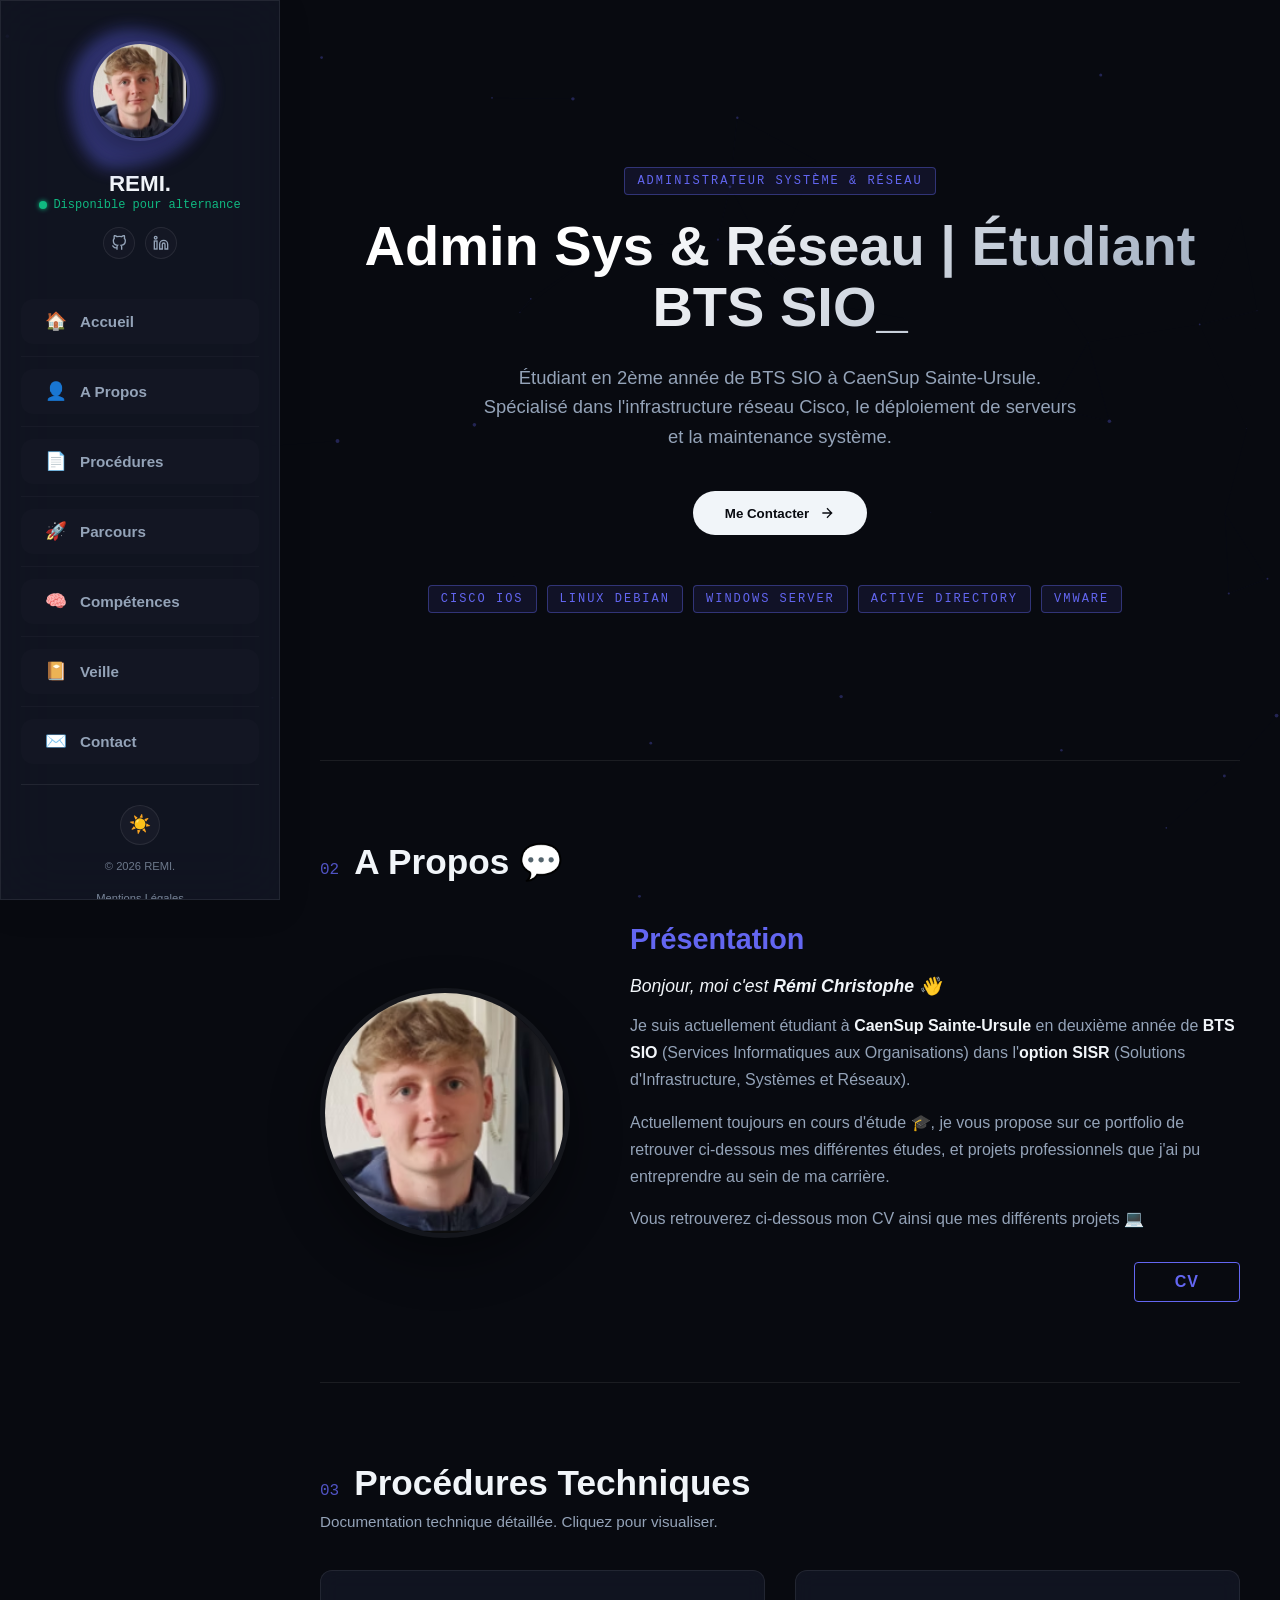
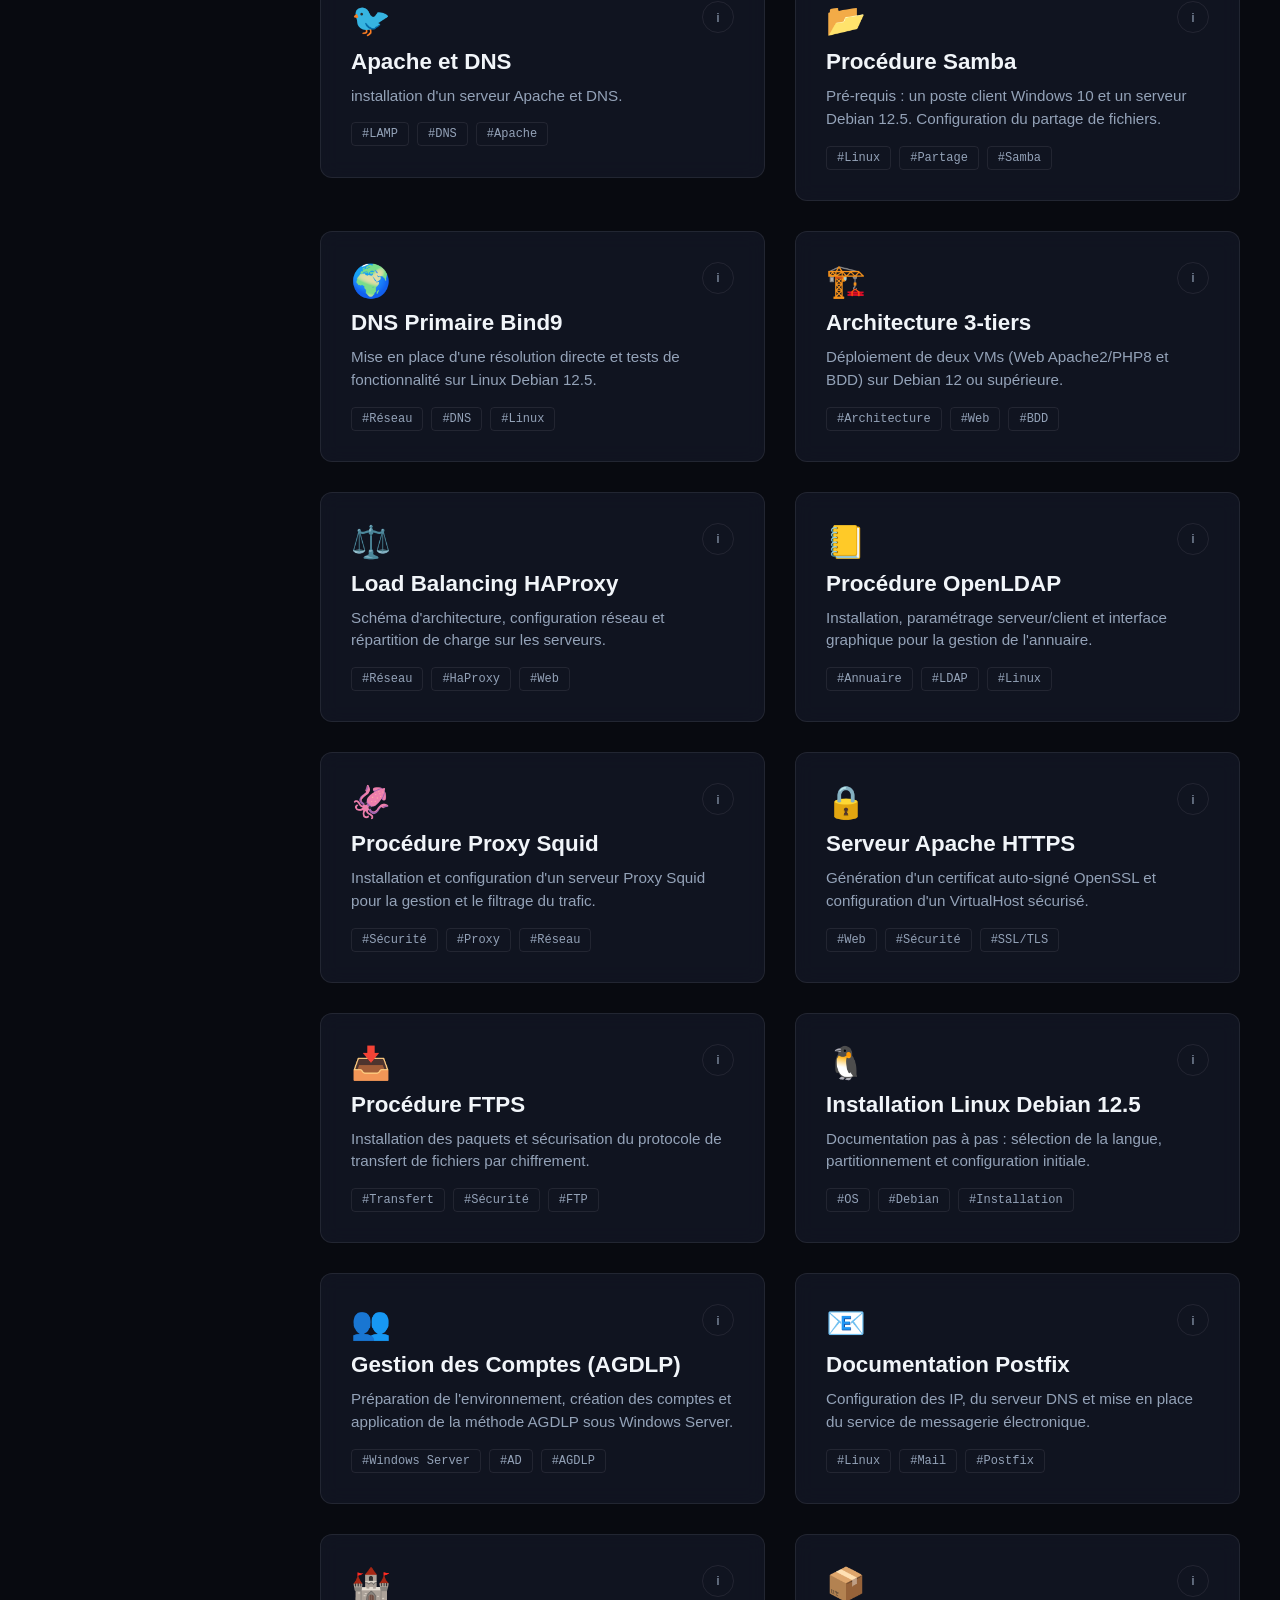
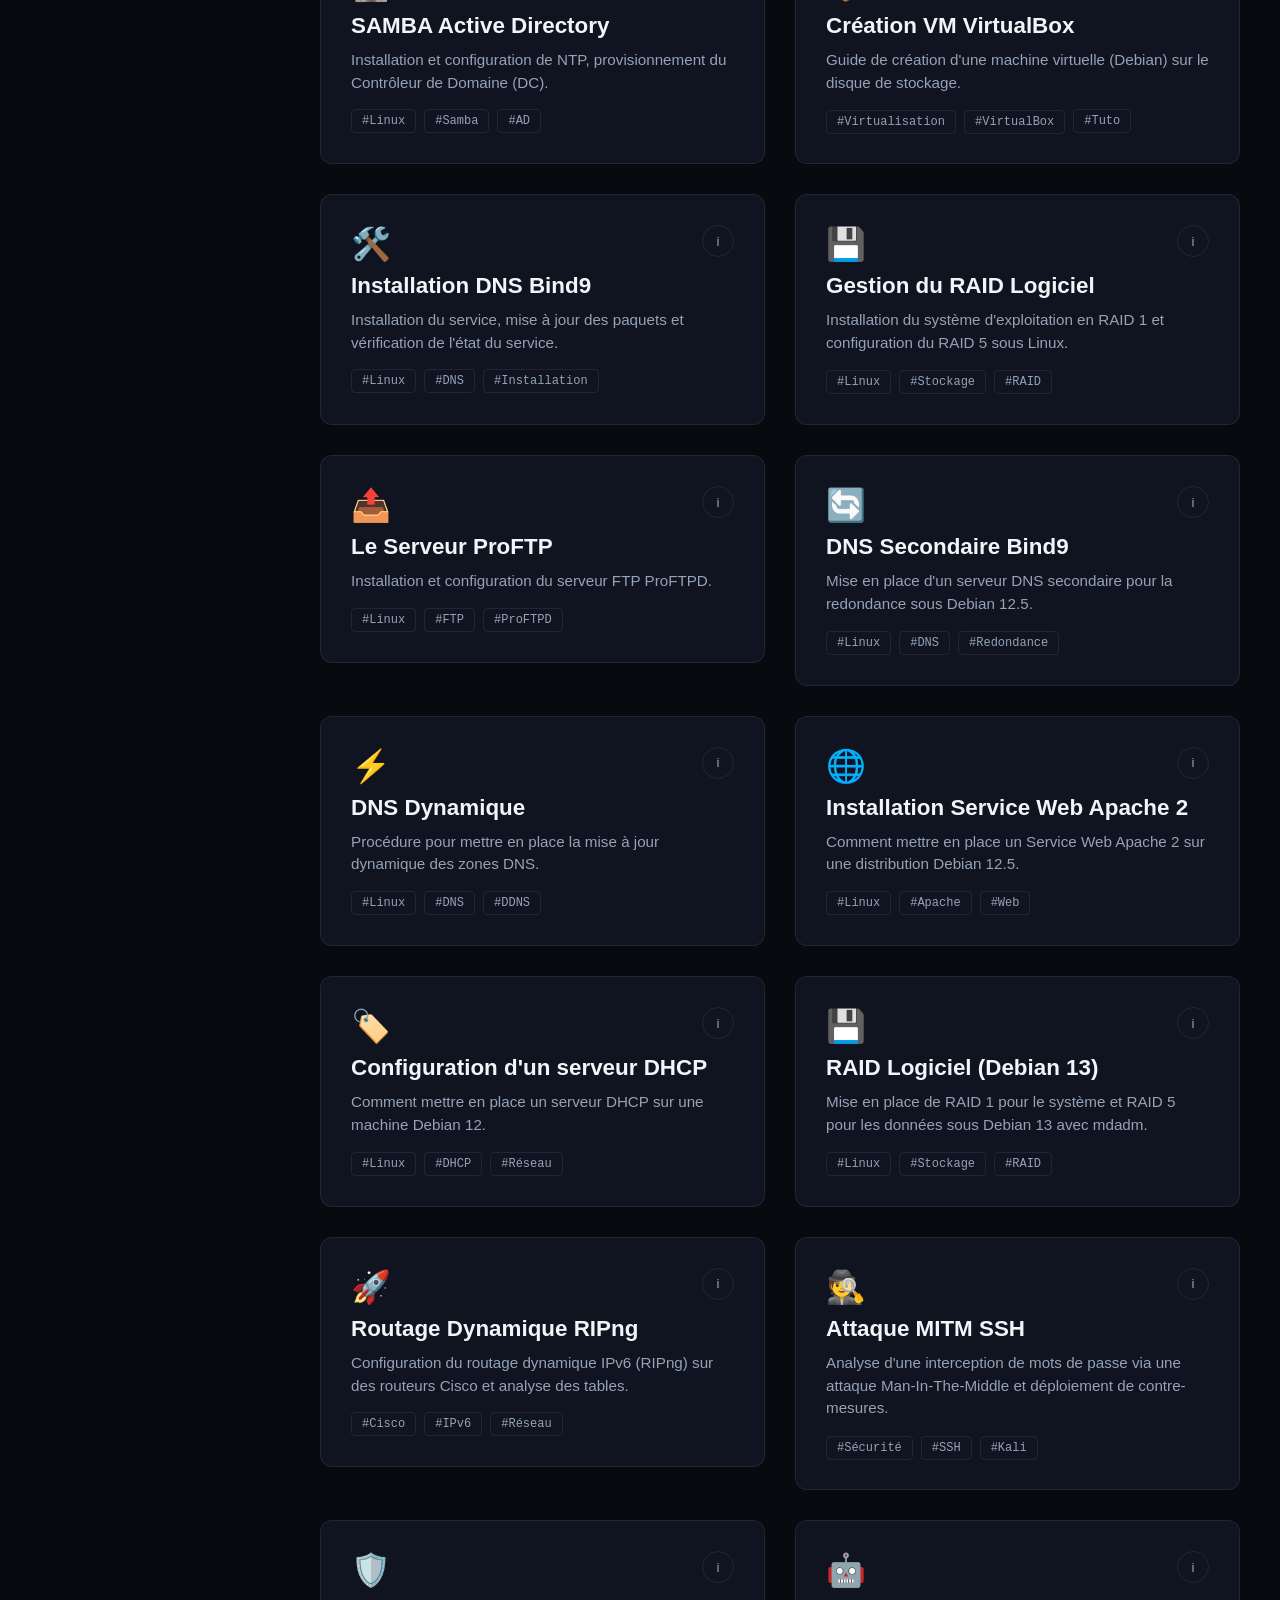
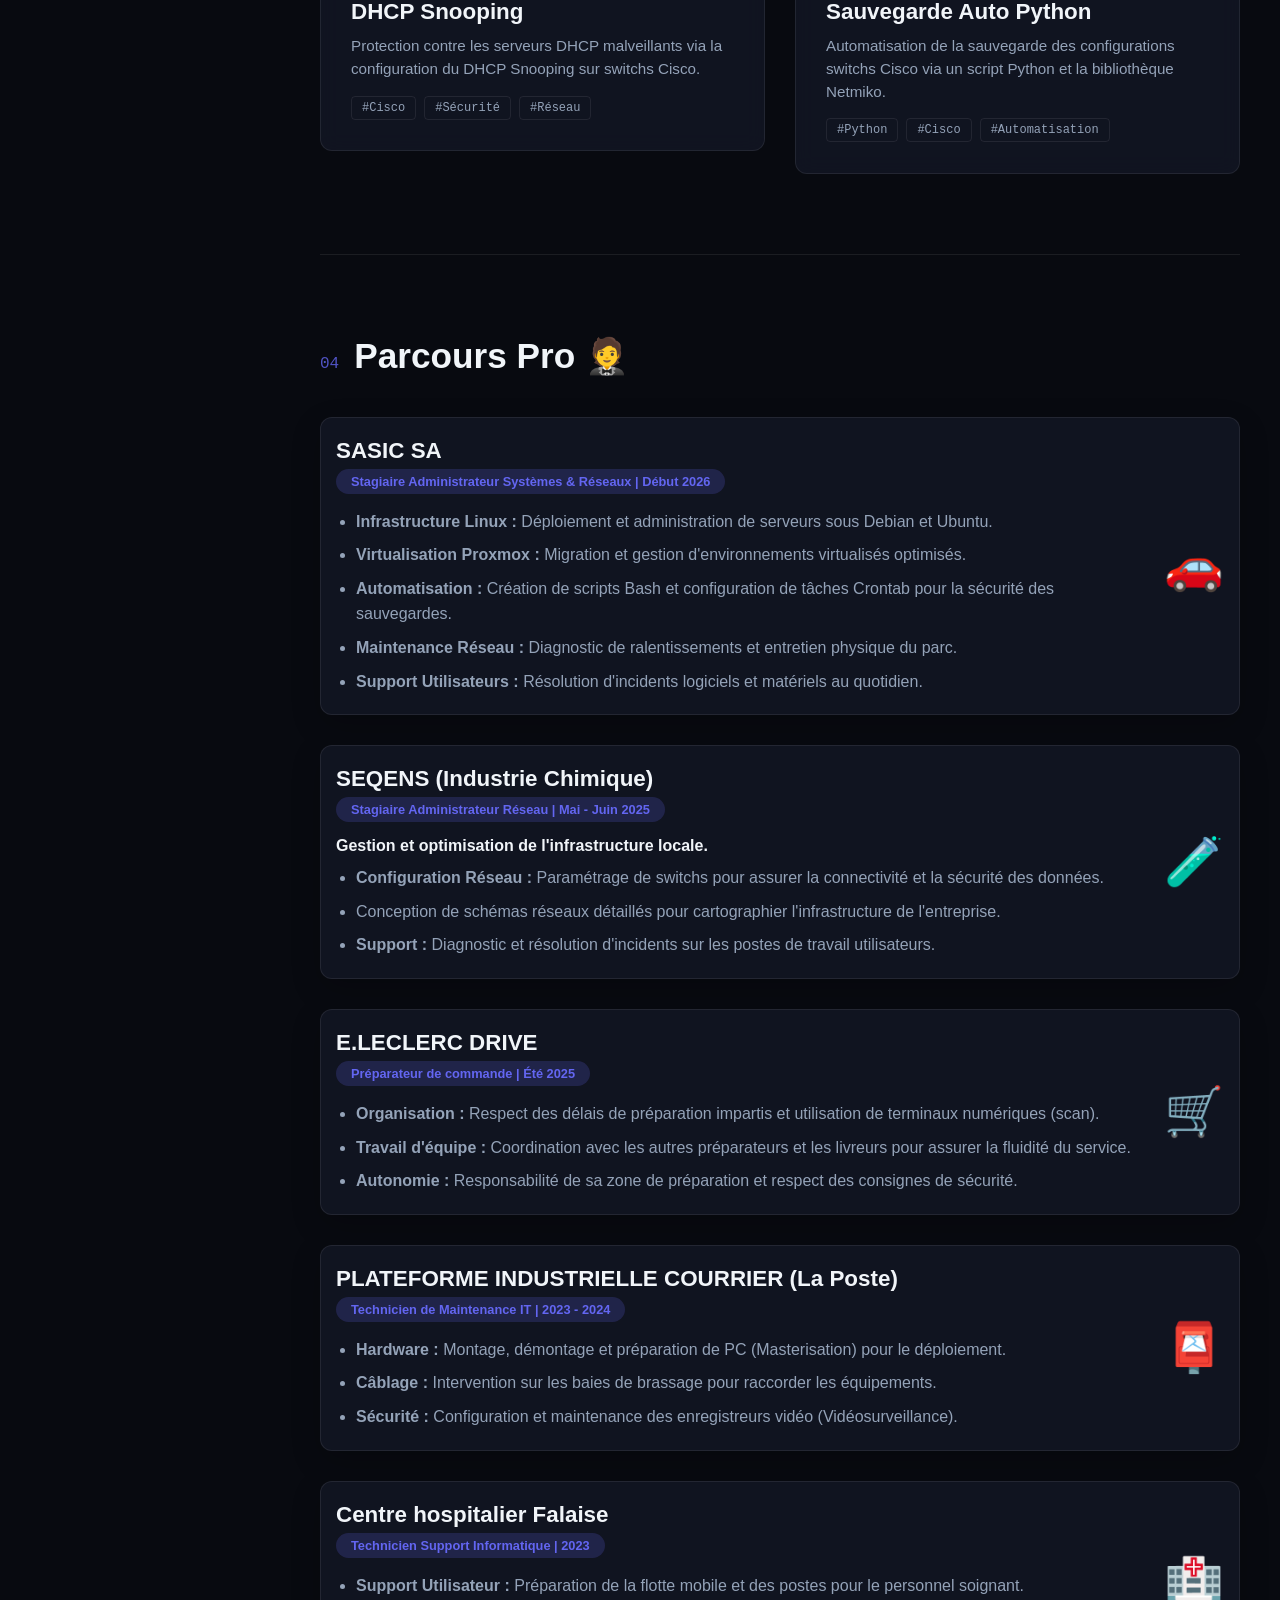
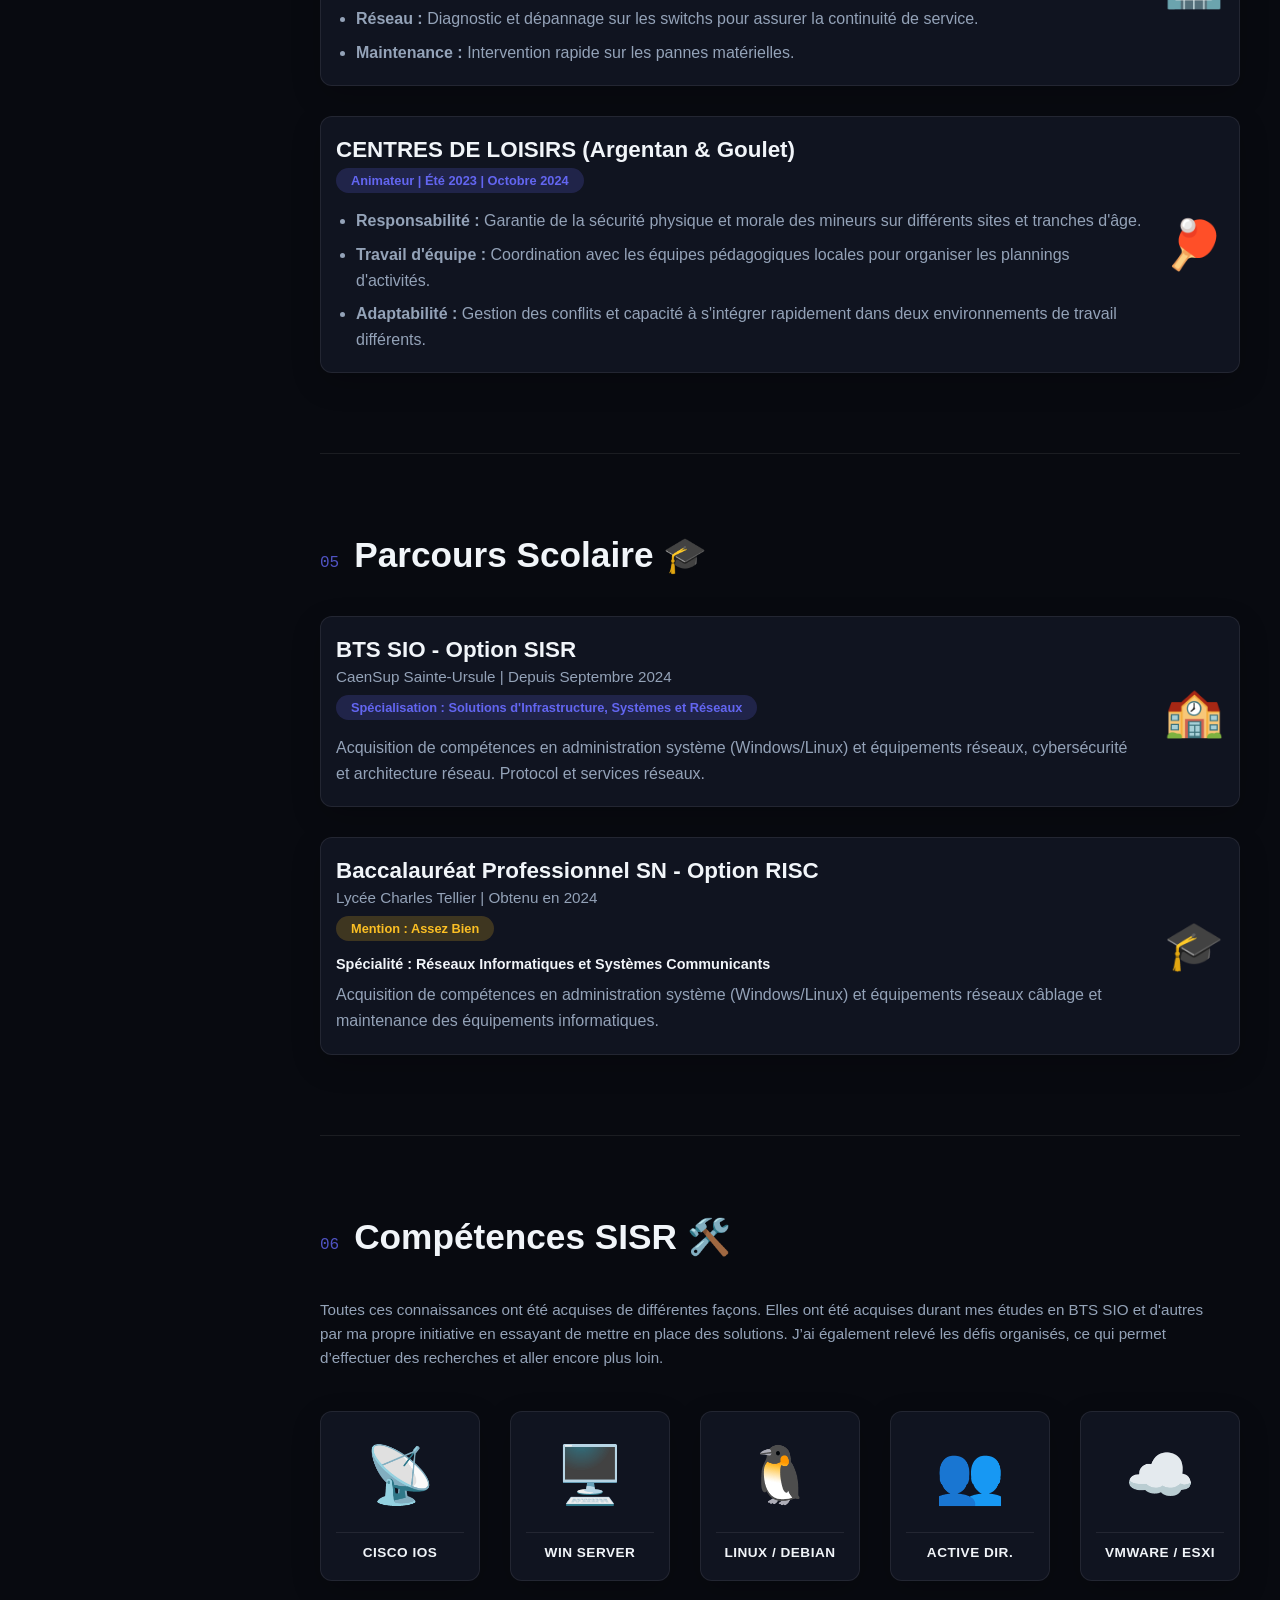
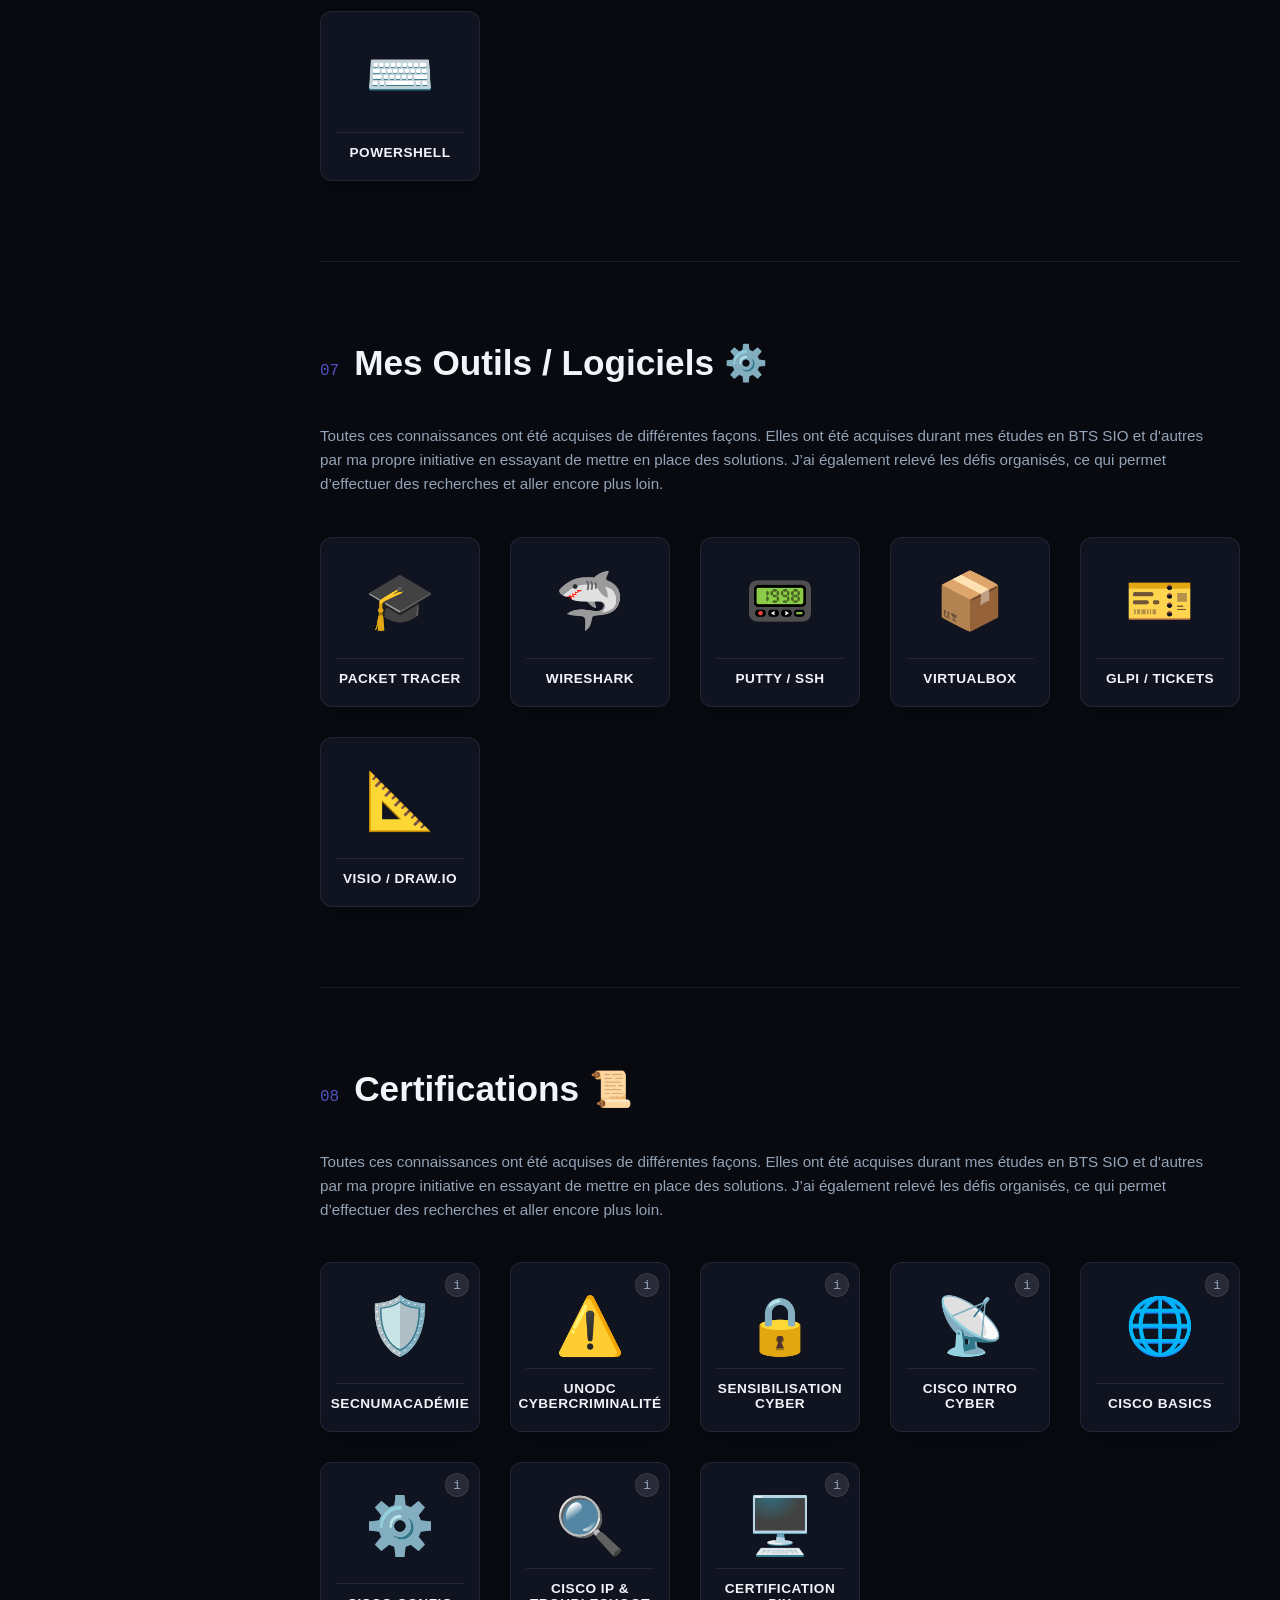
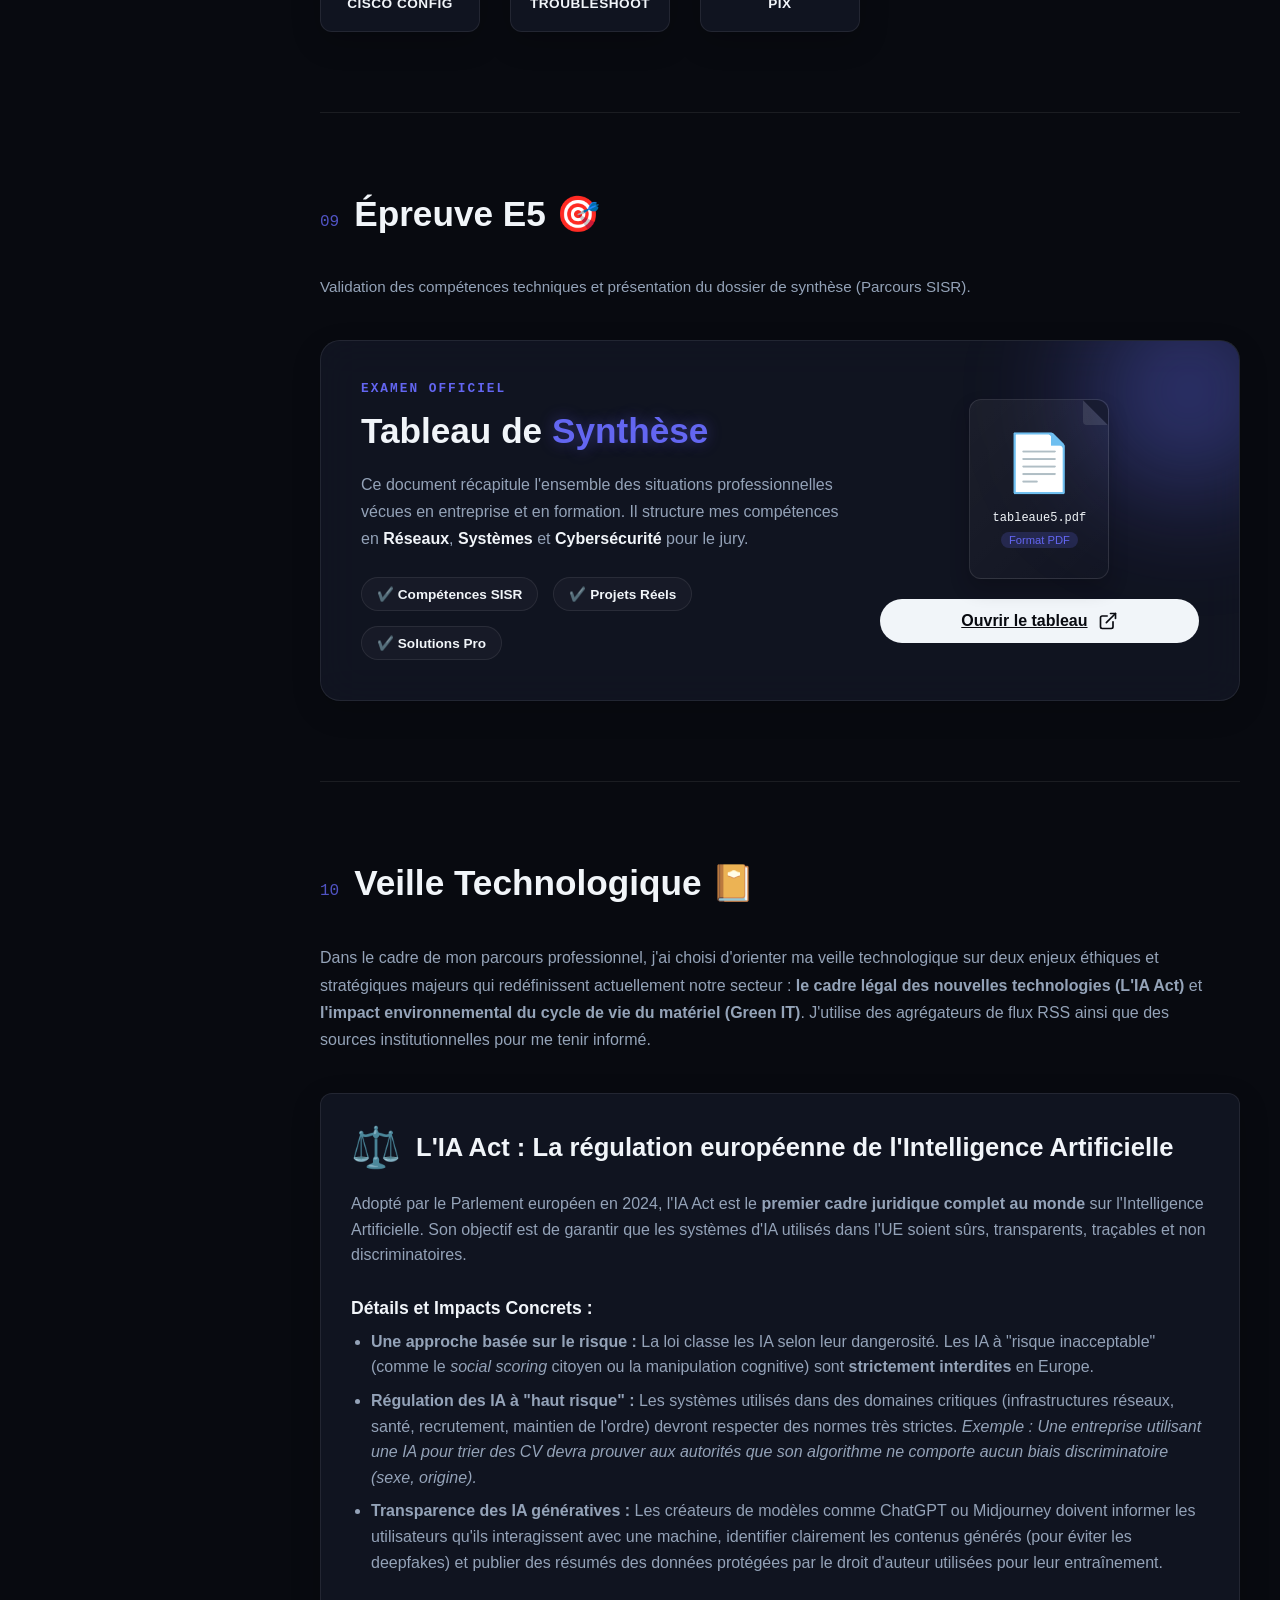
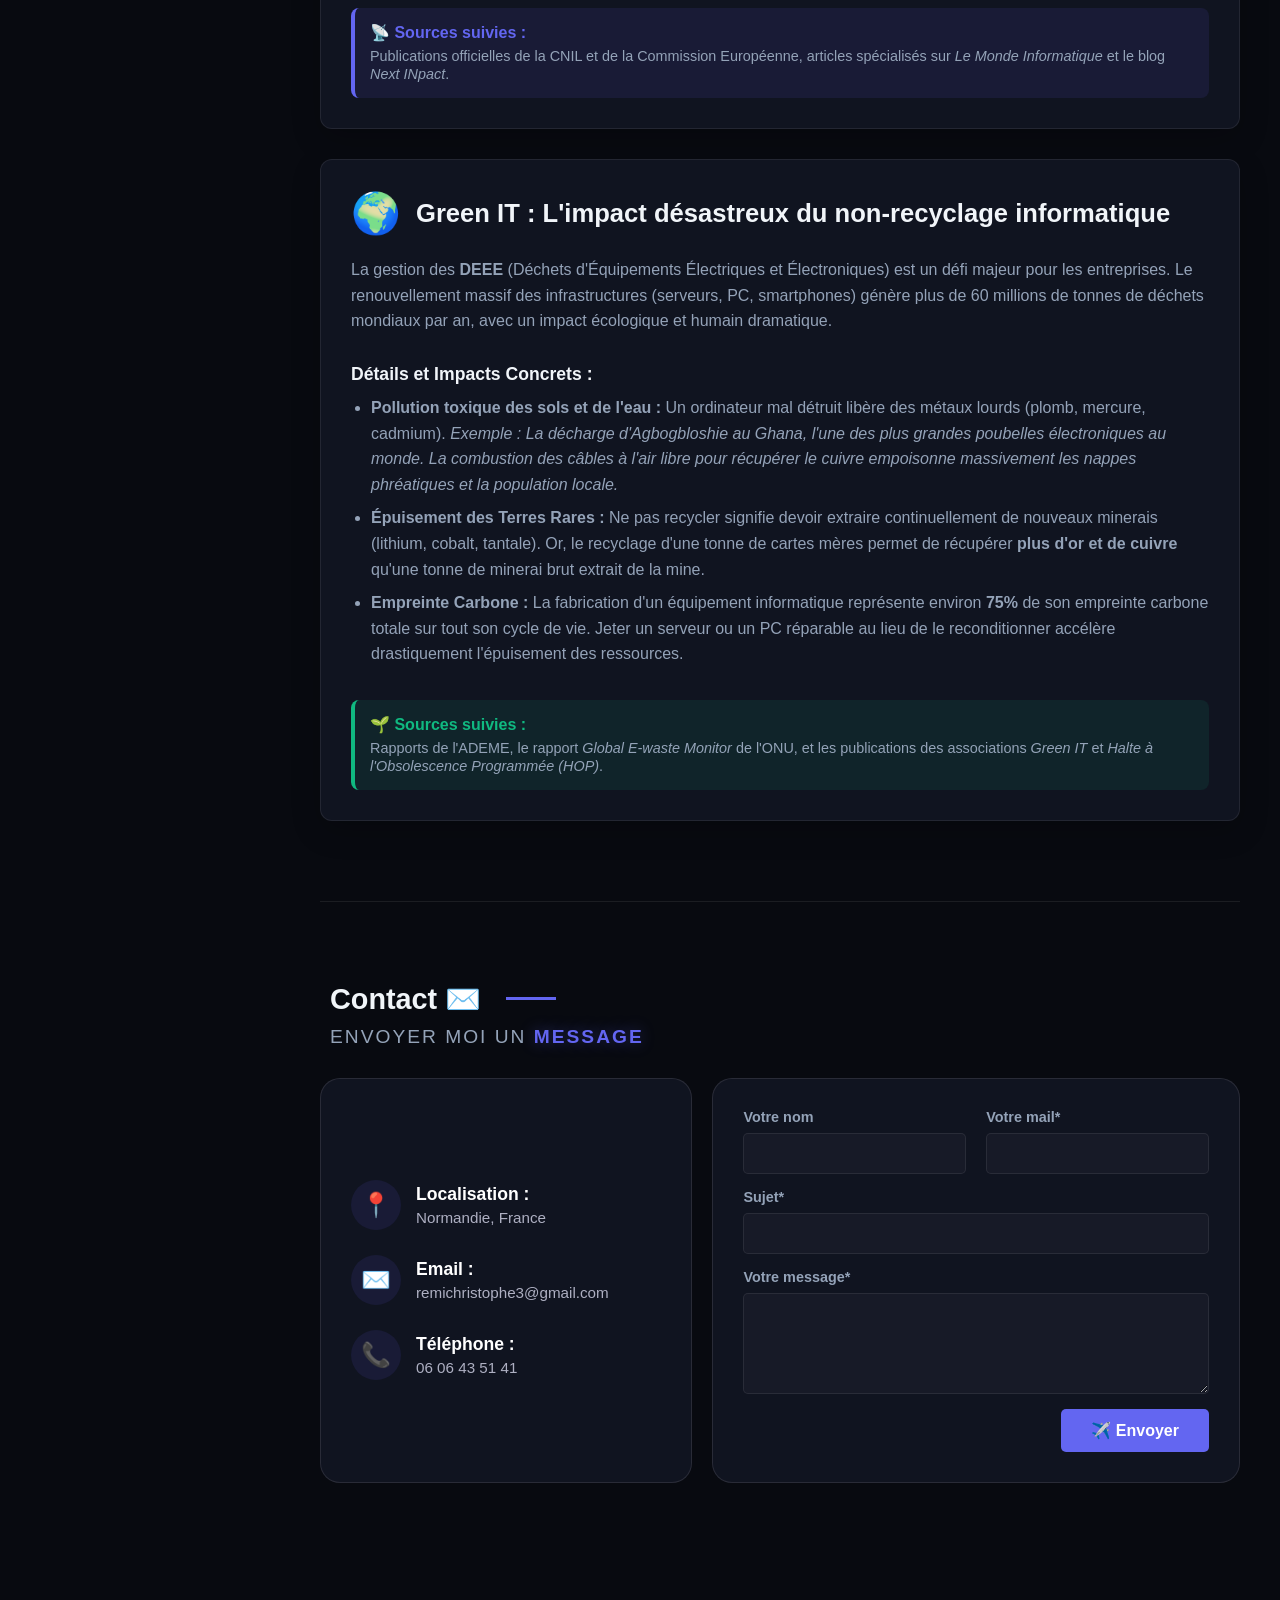
<file: index.html>
<!DOCTYPE html>
<html lang="fr">
<head>
    <meta charset="UTF-8">
    <meta name="viewport" content="width=device-width, initial-scale=1.0">
    
    <meta property="og:type" content="website">
    <meta property="og:title" content="Rémi Christophe | SysAdmin & Réseau">
    <meta property="og:description" content="Portfolio d'étudiant BTS SIO - Administrateur Système et Réseau.">
    
    <meta http-equiv="Content-Security-Policy" content="default-src 'self'; connect-src 'self' https://api.github.com; script-src 'self' 'unsafe-inline'; style-src 'self' 'unsafe-inline' https://fonts.googleapis.com; font-src 'self' https://fonts.gstatic.com; img-src 'self' data:; object-src 'none'; base-uri 'self'; frame-src 'self' https://docs.google.com;">
    
    <title>REMI.</title>
    
    <link id="favicon-link" rel="icon" href="assets/img/favicon.ico">
    <link rel="stylesheet" href="css/style.css">
    <link href="https://fonts.googleapis.com/css2?family=Space+Grotesk:wght@300;400;500;600;700&family=JetBrains+Mono:wght@400&family=Manrope:wght@400;600;800&display=swap" rel="stylesheet">
</head>
<body>

    <div id="loader-wrapper">
        <div class="loader-content">
            <div class="loader-text">REMI<span class="loader-dot">.</span></div>
        </div>
    </div>

    <canvas id="bg-canvas"></canvas>
    <div class="noise-overlay"></div>

    <button id="mobile-toggle-btn" class="glass-btn">☰</button>

    <button id="back-to-top" title="Retour en haut">
        <svg viewBox="0 0 24 24" fill="none" stroke="currentColor" stroke-width="3" stroke-linecap="round" stroke-linejoin="round">
            <path d="M18 15l-6-6-6 6"/>
        </svg>
    </button>

    <aside id="app-sidebar" class="glass-panel">
        <div class="sidebar-header">
            <div class="avatar-container">
                <img id="profile-avatar" src="" alt="Avatar" class="id-avatar">
            </div>
            <div class="identity-info">
                <span id="profile-name" class="id-name"></span>
                <div class="status-badge">
                    <span class="status-light"></span>
                    <span id="profile-status"></span>
                </div>
            </div>
            <div class="sidebar-social" id="sidebar-social-container">
                </div>
        </div>

        <nav class="sidebar-nav">
            <ul id="nav-list">
                </ul>
        </nav>

        <div class="sidebar-footer">
            <button id="theme-toggle" class="icon-btn glass-btn">☀️</button>
            <div class="copyright">
                <span id="footer-copy"></span>
            </div>
            <a href="#" id="legal-trigger-desktop" style="font-size: 0.7rem; color: var(--text-secondary); text-decoration: none; margin-top: 5px; opacity: 0.8;">Mentions Légales</a>
        </div>
    </aside>

    <main class="main-content">
        <div class="container">
            
            <section id="accueil" class="hero-section">
                <div class="hero-content fade-in-up">
                    <div class="hero-tag">ADMINISTRATEUR SYSTÈME & RÉSEAU</div>
                    <h1 class="hero-title"><span id="typewriter-area"></span><span class="cursor">_</span></h1>
                    <p id="profile-bio" class="bio-text"></p>

                    <div class="cta-group">
                        <button id="contact-trigger-hero" class="primary-btn pulse-anim">
                            <span>Me Contacter</span>
                            <svg width="16" height="16" viewBox="0 0 24 24" fill="none" stroke="currentColor" stroke-width="2"><path d="M5 12h14M12 5l7 7-7 7"/></svg>
                        </button>
                    </div>
                    
                    <div id="skills-section" class="skills-ticker"></div>
                </div>
            </section>

            <section id="apropos" class="section-wrapper">
                <div class="section-header fade-in-up">
                    <span class="section-number">02</span>
                    <h3 class="section-title">A Propos 💬</h3>
                </div>
                
                <div class="about-container fade-in-up">
                    <div class="about-image-wrapper">
                        <img src="assets/img/ma-photo.jpg" alt="Rémi Christophe" class="about-profile-img">
                    </div>
                    
                    <div class="about-text-content">
                        <h4 class="about-subtitle">Présentation</h4>
                        <p class="about-intro">Bonjour, moi c'est <strong>Rémi Christophe</strong> 👋</p>
                        
                        <div class="about-body">
                            <p>Je suis actuellement étudiant à <strong>CaenSup Sainte-Ursule</strong> en deuxième année de <strong>BTS SIO</strong> (Services Informatiques aux Organisations) dans l'<strong>option SISR</strong> (Solutions d'Infrastructure, Systèmes et Réseaux).</p>
                            
                            <p>Actuellement toujours en cours d'étude 🎓, je vous propose sur ce portfolio de retrouver ci-dessous mes différentes études, et projets professionnels que j'ai pu entreprendre au sein de ma carrière.</p>
                            
                            <p>Vous retrouverez ci-dessous mon CV ainsi que mes différents projets 💻</p>
                        </div>

                        <div class="about-action">
                            <a href="documents/cv_remi_christophe.pdf" target="_blank" class="cv-button-styled" download>
                                CV
                            </a>
                        </div>
                    </div>
                </div>
            </section>

            <section id="procedures" class="section-wrapper">
                <div class="section-header fade-in-up">
                    <span class="section-number">03</span>
                    <h3 class="section-title">Procédures Techniques</h3>
                </div>
                <p class="section-subtitle fade-in-up">Documentation technique détaillée. Cliquez pour visualiser.</p>
                <div id="procedures-list" class="grid"></div>
            </section>

           <section id="parcours" class="section-wrapper">
    <div class="section-header fade-in-up">
        <span class="section-number">04</span>
        <h3 class="section-title">Parcours Pro 🤵</h3>
    </div>
    
    <div class="fade-in-up" style="display: flex; flex-direction: column; gap: 30px;">
        
        <div class="sisr-card" style="height: auto; align-items: flex-start; text-align: left; flex-direction: row; flex-wrap: wrap;">
            <div style="flex: 1; min-width: 300px;">
                <h4 style="font-size: 1.4rem; color: var(--text-primary); margin-bottom: 5px; font-family: var(--font-heading);">SASIC SA</h4>
                <span style="background: rgba(99, 102, 241, 0.2); padding: 5px 15px; border-radius: 50px; font-size: 0.8rem; color: var(--accent); font-weight: 600; display: inline-block; margin-bottom: 15px;">Stagiaire Administrateur Systèmes & Réseaux | Début 2026</span>
                <ul style="list-style-type: disc; padding-left: 20px; color: var(--text-secondary); line-height: 1.6;">
                    <li style="margin-bottom: 8px;"><strong>Infrastructure Linux :</strong> Déploiement et administration de serveurs sous Debian et Ubuntu.</li>
                    <li style="margin-bottom: 8px;"><strong>Virtualisation Proxmox :</strong> Migration et gestion d'environnements virtualisés optimisés.</li>
                    <li style="margin-bottom: 8px;"><strong>Automatisation :</strong> Création de scripts Bash et configuration de tâches Crontab pour la sécurité des sauvegardes.</li>
                    <li style="margin-bottom: 8px;"><strong>Maintenance Réseau :</strong> Diagnostic de ralentissements et entretien physique du parc.</li>
                    <li><strong>Support Utilisateurs :</strong> Résolution d'incidents logiciels et matériels au quotidien.</li>
                </ul>
            </div>
            <div style="font-size: 3rem; margin-left: 20px; align-self: center;">🚗</div>
        </div>

        <div class="sisr-card" style="height: auto; align-items: flex-start; text-align: left; flex-direction: row; flex-wrap: wrap;">
            <div style="flex: 1; min-width: 300px;">
                <h4 style="font-size: 1.4rem; color: var(--text-primary); margin-bottom: 5px; font-family: var(--font-heading);">SEQENS (Industrie Chimique)</h4>
                <span style="background: rgba(99, 102, 241, 0.2); padding: 5px 15px; border-radius: 50px; font-size: 0.8rem; color: var(--accent); font-weight: 600; display: inline-block; margin-bottom: 15px;">Stagiaire Administrateur Réseau | Mai - Juin 2025</span>
                <p style="margin-bottom: 10px; font-weight: 600;">Gestion et optimisation de l'infrastructure locale.</p>
                <ul style="list-style-type: disc; padding-left: 20px; color: var(--text-secondary); line-height: 1.6;">
                    <li style="margin-bottom: 8px;"><strong>Configuration Réseau :</strong> Paramétrage de switchs pour assurer la connectivité et la sécurité des données.</li>
                    <li style="margin-bottom: 8px;">Conception de schémas réseaux détaillés pour cartographier l'infrastructure de l'entreprise.</li>
                    <li><strong>Support :</strong> Diagnostic et résolution d'incidents sur les postes de travail utilisateurs.</li>
                </ul>
            </div>
            <div style="font-size: 3rem; margin-left: 20px; align-self: center;">🧪</div>
        </div>

        <div class="sisr-card" style="height: auto; align-items: flex-start; text-align: left; flex-direction: row; flex-wrap: wrap;">
            <div style="flex: 1; min-width: 300px;">
                <h4 style="font-size: 1.4rem; color: var(--text-primary); margin-bottom: 5px; font-family: var(--font-heading);">E.LECLERC DRIVE</h4>
                <span style="background: rgba(99, 102, 241, 0.2); padding: 5px 15px; border-radius: 50px; font-size: 0.8rem; color: var(--accent); font-weight: 600; display: inline-block; margin-bottom: 15px;">Préparateur de commande | Été 2025</span>
                <ul style="list-style-type: disc; padding-left: 20px; color: var(--text-secondary); line-height: 1.6;">
                    <li style="margin-bottom: 8px;"><strong>Organisation :</strong> Respect des délais de préparation impartis et utilisation de terminaux numériques (scan).</li>
                    <li style="margin-bottom: 8px;"><strong>Travail d'équipe :</strong> Coordination avec les autres préparateurs et les livreurs pour assurer la fluidité du service.</li>
                    <li><strong>Autonomie :</strong> Responsabilité de sa zone de préparation et respect des consignes de sécurité.</li>
                </ul>
            </div>
            <div style="font-size: 3rem; margin-left: 20px; align-self: center;">🛒</div>
        </div>

        <div class="sisr-card" style="height: auto; align-items: flex-start; text-align: left; flex-direction: row; flex-wrap: wrap;">
            <div style="flex: 1; min-width: 300px;">
                <h4 style="font-size: 1.4rem; color: var(--text-primary); margin-bottom: 5px; font-family: var(--font-heading);">PLATEFORME INDUSTRIELLE COURRIER (La Poste)</h4>
                <span style="background: rgba(99, 102, 241, 0.2); padding: 5px 15px; border-radius: 50px; font-size: 0.8rem; color: var(--accent); font-weight: 600; display: inline-block; margin-bottom: 15px;">Technicien de Maintenance IT | 2023 - 2024</span>
                <ul style="list-style-type: disc; padding-left: 20px; color: var(--text-secondary); line-height: 1.6;">
                    <li style="margin-bottom: 8px;"><strong>Hardware :</strong> Montage, démontage et préparation de PC (Masterisation) pour le déploiement.</li>
                    <li style="margin-bottom: 8px;"><strong>Câblage :</strong> Intervention sur les baies de brassage pour raccorder les équipements.</li>
                    <li><strong>Sécurité :</strong> Configuration et maintenance des enregistreurs vidéo (Vidéosurveillance).</li>
                </ul>
            </div>
            <div style="font-size: 3rem; margin-left: 20px; align-self: center;">📮</div>
        </div>

        <div class="sisr-card" style="height: auto; align-items: flex-start; text-align: left; flex-direction: row; flex-wrap: wrap;">
            <div style="flex: 1; min-width: 300px;">
                <h4 style="font-size: 1.4rem; color: var(--text-primary); margin-bottom: 5px; font-family: var(--font-heading);">Centre hospitalier Falaise</h4>
                <span style="background: rgba(99, 102, 241, 0.2); padding: 5px 15px; border-radius: 50px; font-size: 0.8rem; color: var(--accent); font-weight: 600; display: inline-block; margin-bottom: 15px;">Technicien Support Informatique | 2023</span>
                <ul style="list-style-type: disc; padding-left: 20px; color: var(--text-secondary); line-height: 1.6;">
                    <li style="margin-bottom: 8px;"><strong>Support Utilisateur :</strong> Préparation de la flotte mobile et des postes pour le personnel soignant.</li>
                    <li style="margin-bottom: 8px;"><strong>Réseau :</strong> Diagnostic et dépannage sur les switchs pour assurer la continuité de service.</li>
                    <li><strong>Maintenance :</strong> Intervention rapide sur les pannes matérielles.</li>
                </ul>
            </div>
            <div style="font-size: 3rem; margin-left: 20px; align-self: center;">🏥</div>
        </div>
        <div class="sisr-card" style="height: auto; align-items: flex-start; text-align: left; flex-direction: row; flex-wrap: wrap;">
                        <div style="flex: 1; min-width: 300px;">
                            <h4 style="font-size: 1.4rem; color: var(--text-primary); margin-bottom: 5px; font-family: var(--font-heading);">CENTRES DE LOISIRS (Argentan & Goulet)</h4>
                            <span style="background: rgba(99, 102, 241, 0.2); padding: 5px 15px; border-radius: 50px; font-size: 0.8rem; color: var(--accent); font-weight: 600; display: inline-block; margin-bottom: 15px;">Animateur | Été 2023 | Octobre 2024</span>
                            <ul style="list-style-type: disc; padding-left: 20px; color: var(--text-secondary); line-height: 1.6;">
                                <li style="margin-bottom: 8px;"><strong>Responsabilité :</strong> Garantie de la sécurité physique et morale des mineurs sur différents sites et tranches d'âge.</li>
                                <li style="margin-bottom: 8px;"><strong>Travail d'équipe :</strong> Coordination avec les équipes pédagogiques locales pour organiser les plannings d'activités.</li>
                                <li><strong>Adaptabilité :</strong> Gestion des conflits et capacité à s'intégrer rapidement dans deux environnements de travail différents.</li>
                            </ul>
                        </div>
                        <div style="font-size: 3rem; margin-left: 20px; align-self: center;">🏓</div>
                    </div>
    </div>
</section>

            <section id="parcours-scolaire" class="section-wrapper">
                <div class="section-header fade-in-up">
                    <span class="section-number">05</span>
                    <h3 class="section-title">Parcours Scolaire 🎓</h3>
                </div>
                
                <div class="fade-in-up" style="display: flex; flex-direction: column; gap: 30px;">
                    <div class="sisr-card" style="height: auto; align-items: flex-start; text-align: left; flex-direction: row; flex-wrap: wrap;">
                        <div style="flex: 1; min-width: 300px;">
                            <h4 style="font-size: 1.4rem; color: var(--text-primary); margin-bottom: 5px; font-family: var(--font-heading);">BTS SIO - Option SISR</h4>
                            <div style="color: var(--text-secondary); font-size: 0.95rem; margin-bottom: 10px;">CaenSup Sainte-Ursule | Depuis Septembre 2024</div>
                            <span style="background: rgba(99, 102, 241, 0.2); padding: 5px 15px; border-radius: 50px; font-size: 0.8rem; color: var(--accent); font-weight: 600; display: inline-block; margin-bottom: 15px;">Spécialisation : Solutions d'Infrastructure, Systèmes et Réseaux</span>
                            <p style="color: var(--text-secondary); line-height: 1.6;">Acquisition de compétences en administration système (Windows/Linux) et équipements réseaux, cybersécurité et architecture réseau. Protocol et services réseaux.</p>
                        </div>
                        <div style="font-size: 3rem; margin-left: 20px; align-self: center;">🏫</div>
                    </div>

                    <div class="sisr-card" style="height: auto; align-items: flex-start; text-align: left; flex-direction: row; flex-wrap: wrap;">
                        <div style="flex: 1; min-width: 300px;">
                            <h4 style="font-size: 1.4rem; color: var(--text-primary); margin-bottom: 5px; font-family: var(--font-heading);">Baccalauréat Professionnel SN - Option RISC</h4>
                            <div style="color: var(--text-secondary); font-size: 0.95rem; margin-bottom: 10px;">Lycée Charles Tellier | Obtenu en 2024</div>
                            <span style="background: rgba(251, 191, 36, 0.2); padding: 5px 15px; border-radius: 50px; font-size: 0.8rem; color: var(--gold); font-weight: 600; display: inline-block; margin-bottom: 15px;">Mention : Assez Bien</span>
                            <div style="margin-bottom:10px; font-weight:600; font-size:0.9rem; color:var(--text-primary);">Spécialité : Réseaux Informatiques et Systèmes Communicants</div>
                            <p style="color: var(--text-secondary); line-height: 1.6;">Acquisition de compétences en administration système (Windows/Linux) et équipements réseaux câblage et maintenance des équipements informatiques.</p>
                        </div>
                        <div style="font-size: 3rem; margin-left: 20px; align-self: center;">🎓</div>
                    </div>
                </div>
            </section>

            <section id="competences" class="section-wrapper">
                <div class="section-header fade-in-up">
                    <span class="section-number">06</span>
                    <h3 class="section-title">Compétences SISR 🛠️</h3>
                </div>
                
                <p class="section-subtitle fade-in-up" style="margin-top: 0px; line-height: 1.6; max-width: 900px;">
                    Toutes ces connaissances ont été acquises de différentes façons. Elles ont été acquises durant mes études en BTS SIO et d'autres par ma propre initiative en essayant de mettre en place des solutions. J’ai également relevé les défis organisés, ce qui permet d’effectuer des recherches et aller encore plus loin.
                </p>

                <div class="sisr-grid fade-in-up">
                    <div class="sisr-card">
                        <div class="sisr-icon">📡</div>
                        <div class="sisr-label">CISCO IOS</div>
                    </div>
                    
                    <div class="sisr-card">
                        <div class="sisr-icon">🖥️</div>
                        <div class="sisr-label">WIN SERVER</div>
                    </div>

                    <div class="sisr-card">
                        <div class="sisr-icon">🐧</div>
                        <div class="sisr-label">LINUX / DEBIAN</div>
                    </div>

                    <div class="sisr-card">
                        <div class="sisr-icon">👥</div>
                        <div class="sisr-label">ACTIVE DIR.</div>
                    </div>

                    <div class="sisr-card">
                        <div class="sisr-icon">☁️</div>
                        <div class="sisr-label">VMWARE / ESXI</div>
                    </div>

                    <div class="sisr-card">
                        <div class="sisr-icon">⌨️</div>
                        <div class="sisr-label">POWERSHELL</div>
                    </div>
                </div>
            </section>

            <section id="outils" class="section-wrapper">
                <div class="section-header fade-in-up">
                    <span class="section-number">07</span>
                    <h3 class="section-title">Mes Outils / Logiciels ⚙️</h3>
                </div>
                
                <p class="section-subtitle fade-in-up" style="margin-top: 0px; line-height: 1.6; max-width: 900px;">
                    Toutes ces connaissances ont été acquises de différentes façons. Elles ont été acquises durant mes études en BTS SIO et d'autres par ma propre initiative en essayant de mettre en place des solutions. J’ai également relevé les défis organisés, ce qui permet d’effectuer des recherches et aller encore plus loin.
                </p>

                <div class="sisr-grid fade-in-up">
                    <div class="sisr-card">
                        <div class="sisr-icon">🎓</div>
                        <div class="sisr-label">PACKET TRACER</div>
                    </div>
                    
                    <div class="sisr-card">
                        <div class="sisr-icon">🦈</div>
                        <div class="sisr-label">WIRESHARK</div>
                    </div>

                    <div class="sisr-card">
                        <div class="sisr-icon">📟</div>
                        <div class="sisr-label">PUTTY / SSH</div>
                    </div>

                    <div class="sisr-card">
                        <div class="sisr-icon">📦</div>
                        <div class="sisr-label">VIRTUALBOX</div>
                    </div>

                    <div class="sisr-card">
                        <div class="sisr-icon">🎫</div>
                        <div class="sisr-label">GLPI / TICKETS</div>
                    </div>

                    <div class="sisr-card">
                        <div class="sisr-icon">📐</div>
                        <div class="sisr-label">VISIO / DRAW.IO</div>
                    </div>
                </div>
            </section>

            <section id="certifications" class="section-wrapper">
                <div class="section-header fade-in-up">
                    <span class="section-number">08</span>
                    <h3 class="section-title">Certifications 📜</h3>
                </div>
                
                <p class="section-subtitle fade-in-up" style="margin-top: 0px; line-height: 1.6; max-width: 900px;">
                    Toutes ces connaissances ont été acquises de différentes façons. Elles ont été acquises durant mes études en BTS SIO et d'autres par ma propre initiative en essayant de mettre en place des solutions. J’ai également relevé les défis organisés, ce qui permet d’effectuer des recherches et aller encore plus loin.
                </p>

                <div class="sisr-grid fade-in-up">
                    <div class="sisr-card cert-card">
                        <div class="cert-info-wrapper">
                            <span class="cert-info-icon">i</span>
                            <div class="cert-tooltip">MOOC de l'ANSSI : Hygiène informatique et cybersécurité.</div>
                        </div>
                        <a href="documents/secnumacademie.pdf" target="_blank" class="cert-link-overlay">
                            <div class="sisr-icon">🛡️</div>
                            <div class="sisr-label">SECNUMACADÉMIE</div>
                            <div class="pdf-badge">Voir le PDF 📄</div>
                        </a>
                    </div>
                    
                    <div class="sisr-card cert-card">
                        <div class="cert-info-wrapper">
                            <span class="cert-info-icon">i</span>
                            <div class="cert-tooltip">Introduction aux enjeux de la cybersécurité.</div>
                        </div>
                        <a href="documents/attestation_spark.pdf" target="_blank" class="cert-link-overlay">
                            <div class="sisr-icon">⚠️</div>
                            <div class="sisr-label">UNODC Cybercriminalité</div>
                            <div class="pdf-badge">Voir le PDF 📄</div>
                        </a>
                    </div>

                    <div class="sisr-card cert-card">
                        <div class="cert-info-wrapper">
                            <span class="cert-info-icon">i</span>
                            <div class="cert-tooltip">Bonnes pratiques de sécurité en entreprise.</div>
                        </div>
                        <a href="documents/attestation_cyber.pdf" target="_blank" class="cert-link-overlay">
                            <div class="sisr-icon">🔒</div>
                            <div class="sisr-label">SENSIBILISATION CYBER</div>
                            <div class="pdf-badge">Voir le PDF 📄</div>
                        </a>
                    </div>

                    <div class="sisr-card cert-card">
                        <div class="cert-info-wrapper">
                            <span class="cert-info-icon">i</span>
                            <div class="cert-tooltip">Bases de la sécurité des réseaux et protection.</div>
                        </div>
                        <a href="documents/cisco_intro_cyber.pdf" target="_blank" class="cert-link-overlay">
                            <div class="sisr-icon">📡</div>
                            <div class="sisr-label">CISCO INTRO CYBER</div>
                            <div class="pdf-badge">Voir le PDF 📄</div>
                        </a>
                    </div>

                    <div class="sisr-card cert-card">
                        <div class="cert-info-wrapper">
                            <span class="cert-info-icon">i</span>
                            <div class="cert-tooltip">Fondamentaux des réseaux et protocoles (OSI, TCP/IP).</div>
                        </div>
                        <a href="documents/cisco_basics.pdf" target="_blank" class="cert-link-overlay">
                            <div class="sisr-icon">🌐</div>
                            <div class="sisr-label">CISCO BASICS</div>
                            <div class="pdf-badge">Voir le PDF 📄</div>
                        </a>
                    </div>

                    <div class="sisr-card cert-card">
                        <div class="cert-info-wrapper">
                            <span class="cert-info-icon">i</span>
                            <div class="cert-tooltip">Configuration des équipements (Switchs, Routeurs).</div>
                        </div>
                        <a href="documents/cisco_config.pdf" target="_blank" class="cert-link-overlay">
                            <div class="sisr-icon">⚙️</div>
                            <div class="sisr-label">CISCO CONFIG</div>
                            <div class="pdf-badge">Voir le PDF 📄</div>
                        </a>
                    </div>

                    <div class="sisr-card cert-card">
                        <div class="cert-info-wrapper">
                            <span class="cert-info-icon">i</span>
                            <div class="cert-tooltip">Adressage IPv4/IPv6 et dépannage réseau.</div>
                        </div>
                        <a href="documents/cisco_addressing.pdf" target="_blank" class="cert-link-overlay">
                            <div class="sisr-icon">🔍</div>
                            <div class="sisr-label">CISCO IP & TROUBLESHOOT</div>
                            <div class="pdf-badge">Voir le PDF 📄</div>
                        </a>
                    </div>

                    <div class="sisr-card cert-card">
                        <div class="cert-info-wrapper">
                            <span class="cert-info-icon">i</span>
                            <div class="cert-tooltip">Certification des compétences numériques transversales.</div>
                        </div>
                        <a href="documents/certification_pix.pdf" target="_blank" class="cert-link-overlay">
                            <div class="sisr-icon">🖥️</div>
                            <div class="sisr-label">CERTIFICATION PIX</div>
                            <div class="pdf-badge">Voir le PDF 📄</div>
                        </a>
                    </div>
                </div>
            </section>

        <section id="epreuve-e5" class="section-wrapper">
                <div class="section-header fade-in-up">
                    <span class="section-number">09</span>
                    <h3 class="section-title">Épreuve E5 🎯</h3>
                </div>
                
                <p class="section-subtitle fade-in-up" style="margin-top: 0px; line-height: 1.6; max-width: 900px;">
                    Validation des compétences techniques et présentation du dossier de synthèse (Parcours SISR).
                </p>

                <div class="e5-glass-container fade-in-up">
                    <div class="e5-content">
                        <div class="e5-badge-top">Examen Officiel</div>
                        <h4 class="e5-main-title">Tableau de <span class="highlight-text">Synthèse</span></h4>
                        <p class="e5-description">
                            Ce document récapitule l'ensemble des situations professionnelles vécues en entreprise et en formation. Il structure mes compétences en <strong>Réseaux</strong>, <strong>Systèmes</strong> et <strong>Cybersécurité</strong> pour le jury.
                        </p>
                        <div class="e5-features">
                            <span class="feat">✔️ Compétences SISR</span>
                            <span class="feat">✔️ Projets Réels</span>
                            <span class="feat">✔️ Solutions Pro</span>
                        </div>
                    </div>
                    
                    <div class="e5-visual">
                        <div class="pdf-card-preview">
                            <div class="pdf-main-icon">📄</div>
                            <div class="pdf-info-mini">
                                <span class="pdf-name">tableaue5.pdf</span>
                                <span class="pdf-size">Format PDF</span>
                            </div>
                        </div>
                        <a href="documents/tableaue5.pdf" target="_blank" class="primary-btn e5-btn">
                            <span>Ouvrir le tableau</span>
                            <svg width="20" height="20" viewBox="0 0 24 24" fill="none" stroke="currentColor" stroke-width="2" stroke-linecap="round" stroke-linejoin="round">
                                <path d="M18 13v6a2 2 0 0 1-2 2H5a2 2 0 0 1-2-2V8a2 2 0 0 1 2-2h6"></path>
                                <polyline points="15 3 21 3 21 9"></polyline>
                                <line x1="10" y1="14" x2="21" y2="3"></line>
                            </svg>
                        </a>
                    </div>
                </div>
            </section>
          
           <section id="veille" class="section-wrapper">
    <div class="section-header fade-in-up">
        <span class="section-number">10</span>
        <h3 class="section-title">Veille Technologique 📔</h3>
    </div>
    
    <div class="fade-in-up" style="color: var(--text-secondary); line-height: 1.7; margin-bottom: 40px; max-width: 900px;">
        <p>
            Dans le cadre de mon parcours professionnel, j'ai choisi d'orienter ma veille technologique sur deux enjeux éthiques et stratégiques majeurs qui redéfinissent actuellement notre secteur : <strong>le cadre légal des nouvelles technologies (L'IA Act)</strong> et <strong>l'impact environnemental du cycle de vie du matériel (Green IT)</strong>. J'utilise des agrégateurs de flux RSS ainsi que des sources institutionnelles pour me tenir informé.
        </p>
    </div>

    <div class="fade-in-up" style="display: flex; flex-direction: column; gap: 30px;">
        
        <div class="sisr-card" style="height: auto; align-items: flex-start; text-align: left; flex-direction: column; padding: 30px;">
            <div style="display: flex; align-items: center; gap: 15px; margin-bottom: 20px;">
                <div style="font-size: 2.5rem;">⚖️</div>
                <h4 style="font-size: 1.6rem; color: var(--text-primary); font-family: var(--font-heading); margin: 0;">L'IA Act : La régulation européenne de l'Intelligence Artificielle</h4>
            </div>
            
            <p style="margin-bottom: 15px; color: var(--text-secondary); line-height: 1.6;">
                Adopté par le Parlement européen en 2024, l'IA Act est le <strong>premier cadre juridique complet au monde</strong> sur l'Intelligence Artificielle. Son objectif est de garantir que les systèmes d'IA utilisés dans l'UE soient sûrs, transparents, traçables et non discriminatoires.
            </p>
            
            <h5 style="color: var(--text-primary); font-size: 1.1rem; margin-bottom: 10px; margin-top: 15px;">Détails et Impacts Concrets :</h5>
            <ul style="list-style-type: disc; padding-left: 20px; color: var(--text-secondary); margin-bottom: 25px; line-height: 1.6;">
                <li style="margin-bottom: 8px;"><strong>Une approche basée sur le risque :</strong> La loi classe les IA selon leur dangerosité. Les IA à "risque inacceptable" (comme le <em>social scoring</em> citoyen ou la manipulation cognitive) sont <strong>strictement interdites</strong> en Europe.</li>
                <li style="margin-bottom: 8px;"><strong>Régulation des IA à "haut risque" :</strong> Les systèmes utilisés dans des domaines critiques (infrastructures réseaux, santé, recrutement, maintien de l'ordre) devront respecter des normes très strictes. <em>Exemple : Une entreprise utilisant une IA pour trier des CV devra prouver aux autorités que son algorithme ne comporte aucun biais discriminatoire (sexe, origine).</em></li>
                <li style="margin-bottom: 8px;"><strong>Transparence des IA génératives :</strong> Les créateurs de modèles comme ChatGPT ou Midjourney doivent informer les utilisateurs qu'ils interagissent avec une machine, identifier clairement les contenus générés (pour éviter les deepfakes) et publier des résumés des données protégées par le droit d'auteur utilisées pour leur entraînement.</li>
            </ul>

            <div style="background: rgba(99, 102, 241, 0.1); padding: 15px; border-radius: 8px; width: 100%; border-left: 4px solid var(--accent);">
                <strong style="color: var(--accent); display: block; margin-bottom: 5px;">📡 Sources suivies :</strong>
                <span style="color: var(--text-secondary); font-size: 0.9rem;">Publications officielles de la CNIL et de la Commission Européenne, articles spécialisés sur <em>Le Monde Informatique</em> et le blog <em>Next INpact</em>.</span>
            </div>
        </div>

        <div class="sisr-card" style="height: auto; align-items: flex-start; text-align: left; flex-direction: column; padding: 30px;">
            <div style="display: flex; align-items: center; gap: 15px; margin-bottom: 20px;">
                <div style="font-size: 2.5rem;">🌍</div>
                <h4 style="font-size: 1.6rem; color: var(--text-primary); font-family: var(--font-heading); margin: 0;">Green IT : L'impact désastreux du non-recyclage informatique</h4>
            </div>
            
            <p style="margin-bottom: 15px; color: var(--text-secondary); line-height: 1.6;">
                La gestion des <strong>DEEE</strong> (Déchets d'Équipements Électriques et Électroniques) est un défi majeur pour les entreprises. Le renouvellement massif des infrastructures (serveurs, PC, smartphones) génère plus de 60 millions de tonnes de déchets mondiaux par an, avec un impact écologique et humain dramatique.
            </p>
            
            <h5 style="color: var(--text-primary); font-size: 1.1rem; margin-bottom: 10px; margin-top: 15px;">Détails et Impacts Concrets :</h5>
            <ul style="list-style-type: disc; padding-left: 20px; color: var(--text-secondary); margin-bottom: 25px; line-height: 1.6;">
                <li style="margin-bottom: 8px;"><strong>Pollution toxique des sols et de l'eau :</strong> Un ordinateur mal détruit libère des métaux lourds (plomb, mercure, cadmium). <em>Exemple : La décharge d'Agbogbloshie au Ghana, l'une des plus grandes poubelles électroniques au monde. La combustion des câbles à l'air libre pour récupérer le cuivre empoisonne massivement les nappes phréatiques et la population locale.</em></li>
                <li style="margin-bottom: 8px;"><strong>Épuisement des Terres Rares :</strong> Ne pas recycler signifie devoir extraire continuellement de nouveaux minerais (lithium, cobalt, tantale). Or, le recyclage d'une tonne de cartes mères permet de récupérer <strong>plus d'or et de cuivre</strong> qu'une tonne de minerai brut extrait de la mine.</li>
                <li style="margin-bottom: 8px;"><strong>Empreinte Carbone :</strong> La fabrication d'un équipement informatique représente environ <strong>75%</strong> de son empreinte carbone totale sur tout son cycle de vie. Jeter un serveur ou un PC réparable au lieu de le reconditionner accélère drastiquement l'épuisement des ressources.</li>
            </ul>

            <div style="background: rgba(16, 185, 129, 0.1); padding: 15px; border-radius: 8px; width: 100%; border-left: 4px solid #10b981;">
                <strong style="color: #10b981; display: block; margin-bottom: 5px;">🌱 Sources suivies :</strong>
                <span style="color: var(--text-secondary); font-size: 0.9rem;">Rapports de l'ADEME, le rapport <em>Global E-waste Monitor</em> de l'ONU, et les publications des associations <em>Green IT</em> et <em>Halte à l'Obsolescence Programmée (HOP)</em>.</span>
            </div>
        </div>

    </div>
</section>

             <section id="contact-bottom" class="section-wrapper">
                <div class="contact-new-header">
                    <h3 class="contact-new-title">Contact ✉️</h3>
                    <div class="contact-new-subtitle">ENVOYER MOI UN <span class="highlight-text">MESSAGE</span></div>
                </div>

                <div class="contact-new-wrapper fade-in-up">
                    <div class="contact-new-info">
                        <div class="info-item-new">
                            <div class="icon-circle">📍</div>
                            <div class="info-text">
                                <h4>Localisation :</h4>
                                <p>Normandie, France</p>
                            </div>
                        </div>
                        <div class="info-item-new">
                            <div class="icon-circle">✉️</div>
                            <div class="info-text">
                                <h4>Email :</h4>
                                <p id="footer-email-display">remichristophe3@gmail.com</p>
                            </div>
                        </div>
                        <div class="info-item-new">
                            <div class="icon-circle">📞</div>
                            <div class="info-text">
                                <h4>Téléphone :</h4>
                                <p>06 06 43 51 41</p>
                            </div>
                        </div>
                    </div>

                    <div class="contact-new-form-container">
                        <form id="footer-form" class="new-design-form">
                            <div class="form-row">
                                <div class="form-group-new">
                                    <label>Votre nom</label>
                                    <input type="text" required>
                                </div>
                                <div class="form-group-new">
                                    <label>Votre mail*</label>
                                    <input type="email" required>
                                </div>
                            </div>
                            <div class="form-group-new">
                                <label>Sujet*</label>
                                <input type="text" required>
                            </div>
                            <div class="form-group-new">
                                <label>Votre message*</label>
                                <textarea rows="5" required></textarea>
                            </div>
                            <div class="form-submit-wrapper">
                                <button type="submit" class="new-submit-btn">✈️ Envoyer</button>
                            </div>
                        </form>
                    </div>
                </div>
            </section>

            <footer class="glass-panel fade-in-up mobile-footer">
                <div class="footer-content">
                    <div class="sys-info">
                        <span id="last-update" class="sys-status">System Online</span>
                    </div>
                    <div class="footer-links">
                        <a href="#" id="legal-trigger">Mentions Légales</a>
                    </div>
                </div>
            </footer>
        </div>
    </main>

    <div id="contact-modal" class="modal-overlay">
        <div class="modal-content glass-panel contact-modal-size new-modal-style">
            <div class="contact-new-wrapper full-height">
                    <div class="contact-new-info modal-fix-info">
                        <h3 class="modal-mini-title">Contactez-moi</h3>
                        <div class="info-item-new">
                            <div class="icon-circle">📍</div>
                            <div class="info-text">
                                <h4>Localisation</h4>
                                <p>Normandie, France</p>
                            </div>
                        </div>
                        <div class="info-item-new">
                            <div class="icon-circle">✉️</div>
                            <div class="info-text">
                                <h4>Email</h4>
                                <p id="display-email-text">...</p>
                            </div>
                        </div>
                        <div class="info-item-new">
                            <div class="icon-circle">📞</div>
                            <div class="info-text">
                                <h4>Téléphone</h4>
                                <p>06 06 43 51 41</p>
                            </div>
                        </div>
                    </div>

                    <div class="contact-new-form-container modal-fix-form">
                        <button id="contact-close-btn" class="close-btn-abs">×</button>
                        <form id="beautiful-form" class="new-design-form">
                            <div class="form-row">
                                <div class="form-group-new">
                                    <label>Nom</label>
                                    <input type="text" id="form-name" required>
                                </div>
                                <div class="form-group-new">
                                    <label>Email*</label>
                                    <input type="email" id="form-email" required>
                                </div>
                            </div>
                            <div class="form-group-new">
                                <label>Message*</label>
                                <textarea id="form-message" rows="3" required></textarea>
                            </div>
                            <button type="submit" class="new-submit-btn full-width">Envoyer le message</button>
                            <p id="form-feedback" style="display:none; margin-top:10px; color:#10b981;">Message transmis.</p>
                        </form>
                    </div>
            </div>
        </div>
    </div>

    <div id="project-modal" class="modal-overlay">
        <div class="modal-content glass-panel large-modal">
            <div class="modal-header"><span id="modal-project-title">PROJECT_DATA</span><button id="project-close-btn" class="close-btn">×</button></div>
            <div class="modal-body">
                <p id="modal-project-desc"></p>
                <div id="modal-project-tags" class="tags-container"></div>
            </div>
        </div>
    </div>

    <div id="legal-modal" class="modal-overlay">
        <div class="modal-content glass-panel">
            <div class="modal-header"><span>Mentions Légales</span><button id="legal-close-btn" class="close-btn">×</button></div>
            <div class="modal-body legal-text" style="overflow-y: auto; max-height: 70vh;">
                <h4 style="color:var(--accent); margin-bottom:10px;">1. Éditeur</h4>
                <p style="margin-bottom:15px;"><strong>Rémi Christophe</strong><br>Étudiant BTS SIO - Option SISR<br>Contact : <span class="mono-text">remichristophe3@gmail.com</span></p>

                <h4 style="color:var(--accent); margin-bottom:10px;">2. Hébergement</h4>
                <p style="margin-bottom:15px;">Ce site est hébergé par <strong>GitHub Pages</strong> (GitHub Inc.).<br>Adresse : 88 Colin P. Kelly Jr Street, San Francisco, CA 94107, United States.</p>

                <h4 style="color:var(--accent); margin-bottom:10px;">3. Formulaire de Contact</h4>
                <p style="margin-bottom:15px;">Le formulaire de contact utilise le service <strong>Formspree</strong>. Les informations soumises sont transmises directement par email et ne sont pas stockées sur le serveur du site.</p>

                <h4 style="color:var(--accent); margin-bottom:10px;">4. Données Personnelles</h4>
                <p>Ce site est statique et n'utilise pas de cookies de traçage publicitaire. Les seules données collectées sont celles que vous fournissez volontairement via le formulaire de contact.</p>
            </div>
        </div>
    </div>

    <script src="js/config.js"></script>
    <script src="js/app.js"></script>
</body>

</html>
</file>
<file: css/style.css>
:root {
    --bg-deep: #080a10;
    --bg-panel: rgba(20, 25, 40, 0.7);
    --border-light: rgba(255, 255, 255, 0.08);
    --border-hover: rgba(255, 255, 255, 0.25);
    
    --text-primary: #f1f5f9;
    --text-secondary: #94a3b8;
    
    --accent: #6366f1; 
    --accent-glow: rgba(99, 102, 241, 0.4);
    --gold: #fbbf24;
    --green-signal: #10b981;

    --font-heading: 'Space Grotesk', sans-serif;
    --font-body: 'Manrope', sans-serif;
    --font-mono: 'JetBrains Mono', monospace;
    
    --radius: 12px;
    --sidebar-width: 280px;
}

body.light-mode {
    --bg-deep: #f0f2f5;
    --bg-panel: rgba(255, 255, 255, 0.85);
    --border-light: rgba(0, 0, 0, 0.08);
    --border-hover: rgba(0, 0, 0, 0.15);
    --text-primary: #0f172a;
    --text-secondary: #475569;
    --accent: #4f46e5;
    --accent-glow: rgba(79, 70, 229, 0.15);
}

* { box-sizing: border-box; margin: 0; padding: 0; }
html { scroll-behavior: smooth; }
body { background-color: var(--bg-deep); color: var(--text-primary); font-family: var(--font-body); overflow-x: hidden; min-height: 100vh; }

/* CANVAS & LOADER */
#bg-canvas { position: fixed; top: 0; left: 0; width: 100%; height: 100%; z-index: -1; pointer-events: none; opacity: 0.6; }

/* Conteneur principal qui couvre tout l'écran */
#loader-wrapper { 
    position: fixed; 
    top: 0; 
    left: 0; 
    width: 100%; 
    height: 100%; 
    background: var(--bg-deep); /* Fond sombre du site */
    z-index: 9999; 
    display: flex; 
    justify-content: center; 
    align-items: center; 
    transition: opacity 0.8s ease, visibility 0.8s; 
}

/* Le texte "REMI." */
.loader-text { 
    font-family: var(--font-heading); /* Space Grotesk pour le côté chic/moderne */
    font-size: 3.5rem; /* Grand et imposant */
    font-weight: 800; /* Très gras */
    letter-spacing: 4px; /* Espacement des lettres comme sur la capture */
    color: var(--text-secondary); /* Gris élégant */
    text-transform: uppercase;
    opacity: 0; /* Commence invisible pour l'animation */
    animation: textFadeIn 2s ease-in-out infinite alternate;
}

/* Le point "." en couleur */
.loader-dot {
    color: var(--accent); /* Ton violet */
}

/* Animation de respiration douce */
@keyframes textFadeIn { 
    0% { opacity: 0.3; transform: scale(0.98); } 
    100% { opacity: 1; transform: scale(1); } 
}

/* On supprime les anciens styles qui ne servent plus */
.loader-circle { display: none; }
.pulse-anim { animation: pulseBtn 3s infinite; }
@keyframes pulseBtn { 0% { box-shadow: 0 0 0 0 var(--accent-glow); } 70% { box-shadow: 0 0 0 10px rgba(0,0,0,0); } 100% { box-shadow: 0 0 0 0 rgba(0,0,0,0); } }

/* SIDEBAR */
#app-sidebar { position: fixed; top: 0; left: 0; width: var(--sidebar-width); height: 100vh; display: flex; flex-direction: column; padding: 40px 20px; z-index: 1000; border-right: 1px solid var(--border-light); backdrop-filter: blur(30px); transition: transform 0.3s cubic-bezier(0.4, 0, 0.2, 1); overflow-y: auto; }
.sidebar-header { text-align: center; margin-bottom: 40px; display: flex; flex-direction: column; align-items: center; }
.avatar-container img { width: 100px; height: 100px; border-radius: 50%; object-fit: cover; border: 3px solid var(--border-light); margin-bottom: 15px; box-shadow: 0 10px 30px rgba(0,0,0,0.3); }
.identity-info { align-items: center; }
.id-name { font-family: var(--font-heading); font-weight: 700; font-size: 1.4rem; text-align: center; line-height: 1.2; margin-bottom: 5px; }
.status-badge { display: flex; align-items: center; gap: 6px; font-size: 0.75rem; color: var(--green-signal); font-family: var(--font-mono); justify-content: center; }
.status-light { width: 8px; height: 8px; background: var(--green-signal); border-radius: 50%; box-shadow: 0 0 5px var(--green-signal); animation: blinkStatus 1.5s infinite; }
@keyframes blinkStatus { 0% { opacity: 0.4; } 50% { opacity: 1; box-shadow: 0 0 10px var(--green-signal); } 100% { opacity: 0.4; } }
.sidebar-social { display: flex; gap: 10px; margin-top: 15px; justify-content: center; }
.social-mini-btn { width: 32px; height: 32px; border-radius: 50%; border: 1px solid var(--border-light); display: flex; align-items: center; justify-content: center; color: var(--text-secondary); transition: 0.3s; background: rgba(255,255,255,0.02); }
.social-mini-btn:hover { background: var(--accent); color: white; border-color: var(--accent); }

/* --- SIDEBAR NAV UPDATE (MOINS PLAT) --- */
.sidebar-nav { flex-grow: 1; display: flex; flex-direction: column; justify-content: center; }
.sidebar-nav ul { 
    list-style: none; 
    padding: 0; 
    display: flex; 
    flex-direction: column; 
    gap: 12px; /* Plus d'espace */
}

/* Séparateur subtil */
.sidebar-nav li {
    border-bottom: 1px solid rgba(255, 255, 255, 0.03);
    padding-bottom: 12px;
}
.sidebar-nav li:last-child {
    border-bottom: none;
    padding-bottom: 0;
}

.sidebar-nav a { 
    display: flex; 
    align-items: center; 
    padding: 12px 20px; 
    border-radius: 12px; /* Plus arrondi */
    color: var(--text-secondary); 
    text-decoration: none; 
    font-weight: 600; 
    font-size: 0.95rem; 
    transition: all 0.3s ease; 
    border-left: 3px solid transparent;
    background: rgba(255, 255, 255, 0.015); /* Fond très léger pour le volume */
}
.sidebar-nav a:hover, .sidebar-nav a.active-link { 
    background: rgba(99, 102, 241, 0.15); /* Plus de dégradé, juste une couleur unie transparente */
    color: var(--text-primary); 
    border-left-color: var(--accent); 
    padding-left: 25px; 
    box-shadow: 5px 0 15px rgba(0,0,0,0.1); 
}

.nav-icon { margin-right: 12px; font-size: 1.1rem; width: 24px; text-align: center; }
.sidebar-footer { border-top: 1px solid var(--border-light); padding-top: 20px; margin-top: 20px; text-align: center; display: flex; flex-direction: column; align-items: center; gap: 15px; }
.copyright { font-size: 0.7rem; color: var(--text-secondary); opacity: 0.7; }

/* MAIN CONTENT */
.main-content { margin-left: var(--sidebar-width); width: calc(100% - var(--sidebar-width)); padding: 40px 0; min-height: 100vh; }
#mobile-toggle-btn { position: fixed; top: 20px; left: 20px; z-index: 2000; display: none; width: 45px; height: 45px; font-size: 1.5rem; border-radius: 8px; align-items: center; justify-content: center; }

@media (max-width: 950px) {
    #app-sidebar { transform: translateX(-100%); width: 280px; box-shadow: 10px 0 30px rgba(0,0,0,0.5); }
    #app-sidebar.active { transform: translateX(0); }
    .main-content { margin-left: 0; width: 100%; padding: 20px 0; }
    #mobile-toggle-btn { display: flex; }
    .mobile-footer { display: block !important; padding: 20px; border-top: 1px solid var(--border-light); text-align: center; margin-top: 40px;}
}
@media (min-width: 951px) { .mobile-footer { display: none !important; } }

/* HERO */
.container { max-width: 1000px; margin: 0 auto; padding: 0 40px; position: relative; z-index: 1; }
.hero-section { min-height: 80vh; display: flex; flex-direction: column; align-items: center; justify-content: center; text-align: center; }
.hero-tag { font-family: var(--font-mono); font-size: 0.75rem; letter-spacing: 2px; color: var(--accent); margin-bottom: 20px; text-transform: uppercase; background: rgba(99, 102, 241, 0.1); display: inline-block; padding: 6px 12px; border-radius: 4px; border: 1px solid var(--accent-glow); }
.hero-title { font-family: var(--font-heading); font-size: 3.5rem; line-height: 1.1; background: linear-gradient(135deg, #fff 30%, #94a3b8 100%); -webkit-background-clip: text; color: transparent; margin-bottom: 25px; }
body.light-mode .hero-title { background: linear-gradient(135deg, #0f172a 30%, #64748b 100%); -webkit-background-clip: text; }
.bio-text { font-size: 1.15rem; color: var(--text-secondary); max-width: 600px; margin: 0 auto 40px; line-height: 1.6; }
.cta-group { display: flex; gap: 15px; justify-content: center; margin-bottom: 50px; }
.primary-btn { background: var(--text-primary); color: var(--bg-deep); border: none; padding: 14px 32px; border-radius: 100px; font-weight: 700; cursor: pointer; display: flex; align-items: center; gap: 10px; transition: 0.3s; }
.primary-btn:hover { transform: translateY(-2px); box-shadow: 0 10px 30px var(--accent-glow); }
.secondary-btn { background: transparent; border: 1px solid var(--border-hover); color: var(--text-primary); padding: 14px 32px; border-radius: 100px; font-weight: 600; cursor: pointer; display: flex; align-items: center; gap: 10px; transition: 0.3s; }
.secondary-btn:hover { border-color: var(--text-primary); background: rgba(255,255,255,0.02); }

/* --- A PROPOS SECTION --- */
.about-container { display: flex; gap: 60px; align-items: center; margin-top: 20px; }
.about-image-wrapper { flex: 0 0 250px; display: flex; justify-content: center; }
.about-profile-img { width: 250px; height: 250px; border-radius: 50%; object-fit: cover; border: 5px solid rgba(255, 255, 255, 0.05); box-shadow: 0 20px 50px rgba(0, 0, 0, 0.4); }
.about-text-content { flex: 1; }
.about-subtitle { color: var(--accent); font-family: var(--font-heading); font-size: 1.8rem; margin-bottom: 20px; font-weight: 700; }
.about-intro { font-size: 1.1rem; margin-bottom: 15px; font-weight: 500; font-style: italic; color: var(--text-primary); }
.about-body p { color: var(--text-secondary); line-height: 1.7; margin-bottom: 15px; font-size: 1rem; }
.about-body strong { color: var(--text-primary); font-weight: 600; }
.about-action { margin-top: 30px; display: flex; justify-content: flex-end; }
.cv-button-styled { 
    display: inline-block; padding: 10px 40px; border: 1px solid var(--accent); 
    color: var(--accent); font-weight: 700; text-decoration: none; 
    border-radius: 4px; transition: 0.3s; text-transform: uppercase; letter-spacing: 1px;
}
.cv-button-styled:hover { background: var(--accent); color: #fff; box-shadow: 0 5px 20px var(--accent-glow); }

@media (max-width: 900px) {
    .about-container { flex-direction: column; text-align: center; gap: 30px; }
    .about-action { justify-content: center; }
}

/* SECTIONS */
.section-wrapper { padding: 80px 0; border-top: 1px solid var(--border-light); }
.section-header { display: flex; align-items: baseline; gap: 15px; margin-bottom: 40px; }
.section-number { font-family: var(--font-mono); color: var(--accent); font-size: 1rem; opacity: 0.8; }
.section-title { font-family: var(--font-heading); font-size: 2.2rem; }
.section-subtitle { margin-top: -30px; margin-bottom: 40px; color: var(--text-secondary); font-size: 0.95rem; }

/* GRIDS & CARDS */
.grid { display: grid; grid-template-columns: repeat(auto-fit, minmax(350px, 1fr)); gap: 30px; align-items: flex-start; }
.project-card, .procedure-card-wrapper { background: var(--bg-panel); border: 1px solid var(--border-light); border-radius: var(--radius); padding: 30px; transition: 0.4s; position: relative; display: flex; flex-direction: column; backdrop-filter: blur(10px); }
.project-card:hover, .procedure-card-wrapper:hover { transform: translateY(-5px); border-color: var(--accent); box-shadow: 0 10px 40px -10px rgba(0,0,0,0.3); }
.project-card.expanded, .procedure-card-wrapper.expanded { grid-column: 1 / -1; }
.card-header { cursor: pointer; flex-grow: 1; }
.meta h4 { font-family: var(--font-heading); font-size: 1.4rem; margin: 10px 0; }
.meta p { font-size: 0.95rem; color: var(--text-secondary); line-height: 1.5; margin-bottom: 15px; }
.tags-container { display: flex; flex-wrap: wrap; gap: 8px; }
.project-tag { font-size: 0.75rem; font-family: var(--font-mono); padding: 4px 10px; border: 1px solid var(--border-light); border-radius: 4px; color: var(--text-secondary); }
.info-btn { position: absolute; top: 30px; right: 30px; background: none; border: 1px solid var(--border-light); width: 32px; height: 32px; border-radius: 50%; color: var(--text-secondary); cursor: pointer; transition: 0.2s; display: flex; justify-content: center; align-items: center; }
.info-btn:hover { border-color: var(--accent); color: var(--accent); }

/* PARCOURS */
.timeline-list { padding-left: 20px; border-left: 1px solid var(--border-light); list-style: none; }
.timeline-item { margin-bottom: 40px; position: relative; }
.timeline-item::before { content: ''; position: absolute; left: -24px; top: 6px; width: 7px; height: 7px; background: var(--bg-deep); border: 1px solid var(--accent); border-radius: 50%; box-shadow: 0 0 10px var(--accent); }
.timeline-date { font-family: var(--font-mono); font-size: 0.8rem; color: var(--accent); display: block; margin-bottom: 5px; }
.timeline-title { font-size: 1.1rem; font-weight: 600; margin-bottom: 8px; }
.timeline-desc { font-size: 0.95rem; color: var(--text-secondary); line-height: 1.6; }

/* ANCIEN STYLE COMPETENCES (GARDÉ POUR COMPATIBILITÉ CERTIFS) */
.grid-sm { display: grid; grid-template-columns: repeat(auto-fill, minmax(280px, 1fr)); gap: 20px; list-style: none; align-items: flex-start; }
.comp-card-container, .cert-card-container { background: var(--bg-panel); border: 1px solid var(--border-light); border-radius: 8px; padding: 20px; transition: 0.3s; }
.comp-card-container:hover { border-color: var(--text-secondary); transform: translateY(-3px); }
.comp-header { display: flex; align-items: center; gap: 15px; font-weight: 600; cursor: pointer; user-select: none; }
.comp-arrow { margin-left: auto; font-size: 0.8rem; transition: transform 0.4s ease; color: var(--text-secondary); }
.comp-card-container.active .comp-arrow { transform: rotate(180deg); color: var(--accent); }
.comp-dropdown-menu { max-height: 0; overflow: hidden; opacity: 0; transition: max-height 0.4s ease, opacity 0.3s ease; margin-top: 0; list-style: none; border-top: 1px solid transparent; }
.comp-card-container.active .comp-dropdown-menu { max-height: 400px; opacity: 1; margin-top: 15px; padding-top: 10px; border-color: var(--border-light); }
.comp-dropdown-menu li { font-size: 0.9rem; color: var(--text-secondary); margin-bottom: 6px; }

/* MODALS */
.modal-overlay { position: fixed; top: 0; left: 0; width: 100%; height: 100%; background: rgba(0,0,0,0.8); backdrop-filter: blur(8px); z-index: 2000; display: none; justify-content: center; align-items: center; padding: 20px; }
.modal-content { background: #0f111a; width: 100%; max-width: 500px; border-radius: var(--radius); border: 1px solid var(--border-light); overflow: hidden; position: relative; }
.modal-header { padding: 20px; border-bottom: 1px solid var(--border-light); display: flex; justify-content: space-between; align-items: center; font-weight: 600; }
.modal-body { padding: 30px; }
.close-btn, .close-btn-abs { background: none; border: none; font-size: 1.5rem; color: var(--text-secondary); cursor: pointer; }
.close-btn-abs { position: absolute; top: 20px; right: 20px; z-index: 10; color: #fff; /* Croix blanche pour visibilité */ }
.contact-modal-size { max-width: 800px; height: 500px; display: flex; }
.contact-layout { display: flex; width: 100%; height: 100%; }
.contact-info-side { width: 35%; background: rgba(99, 102, 241, 0.05); padding: 40px; display: flex; flex-direction: column; justify-content: center; border-right: 1px solid var(--border-light); }
.contact-form { width: 65%; padding: 40px; display: flex; flex-direction: column; justify-content: center; }
.form-group { position: relative; margin-bottom: 25px; }
.form-group input, .form-group textarea { width: 100%; background: transparent; border: none; border-bottom: 1px solid var(--border-light); padding: 10px 0; color: var(--text-primary); font-family: var(--font-body); font-size: 1rem; outline: none; transition: 0.3s; }
.form-group label { position: absolute; top: 10px; left: 0; color: var(--text-secondary); pointer-events: none; transition: 0.3s; font-size: 0.95rem; }
.form-group input:focus + label, .form-group input:not(:placeholder-shown) + label, .form-group textarea:focus + label, .form-group textarea:not(:placeholder-shown) + label { top: -12px; font-size: 0.75rem; color: var(--accent); }
.submit-btn { background: var(--text-primary); color: var(--bg-deep); border: none; padding: 12px 24px; font-weight: 700; cursor: pointer; border-radius: 4px; position: relative; overflow: hidden; align-self: flex-start; }
.glass-btn { background: rgba(255,255,255,0.03); border: 1px solid var(--border-light); color: var(--text-primary); cursor: pointer; transition: 0.3s; }
.glass-panel { background: var(--bg-panel); backdrop-filter: blur(20px); -webkit-backdrop-filter: blur(20px); border: 1px solid var(--border-light); box-shadow: 0 8px 32px rgba(0, 0, 0, 0.1); }
.icon-btn { width: 40px; height: 40px; border-radius: 50%; display: flex; justify-content: center; align-items: center; font-size: 1.1rem; }

.fade-in-up { animation: fadeInUp 0.8s cubic-bezier(0.2, 0.8, 0.2, 1) forwards; opacity: 0; transform: translateY(30px); }
@keyframes fadeInUp { to { opacity: 1; transform: translateY(0); } }
.pdf-container { display: none; height: 500px; margin-top: 20px; border: 1px solid var(--border-light); }

/* --- NOUVEAUX STYLES COMPETENCES SISR (THEME SOMBRE) --- */

/* Titre Orange Souligné */
.sisr-title {
    color: #e44d26 !important; 
    border-bottom: 4px solid #e44d26;
    display: inline-block;
    padding-bottom: 8px;
    margin-bottom: 25px;
    font-family: var(--font-heading);
    font-weight: 700;
    font-size: 2rem;
}

/* Grille des cartes */
.sisr-grid {
    display: grid;
    grid-template-columns: repeat(auto-fit, minmax(140px, 1fr));
    gap: 30px;
    margin-top: 40px;
}

/* La Carte (ADAPTÉE AU THEME SOMBRE) */
.sisr-card {
    background: var(--bg-panel); /* Utilise la couleur du site */
    border: 1px solid var(--border-light); /* Ajout bordure */
    backdrop-filter: blur(10px); /* Ajout effet verre */
    border-radius: 12px;
    padding: 20px 15px;
    display: flex;
    flex-direction: column;
    align-items: center;
    justify-content: space-between;
    height: 170px;
    box-shadow: 0 10px 30px rgba(0,0,0,0.2); 
    transition: transform 0.3s ease, box-shadow 0.3s ease, border-color 0.3s;
    cursor: default;
    /* AJOUT POUR LES CERTIFS : position relative pour les éléments absolus (icône i) */
    position: relative;
    /* CORRECTION : suppression de overflow hidden pour que l'infobulle puisse sortir */
    overflow: visible;
}

.sisr-card:hover {
    transform: translateY(-8px);
    box-shadow: 0 20px 40px rgba(0,0,0,0.3);
    border-color: var(--accent); /* Petit effet au survol */
}

/* Icone au centre */
.sisr-icon {
    font-size: 3.5rem;
    margin-top: 10px;
}

/* Label en bas avec ligne de séparation subtile */
.sisr-label {
    border-top: 1px solid var(--border-light); /* Ligne plus discrète */
    width: 100%;
    text-align: center;
    padding-top: 12px;
    font-family: var(--font-body);
    font-weight: 800;
    color: var(--text-primary); /* Texte clair */
    font-size: 0.85rem;
    text-transform: uppercase;
    letter-spacing: 0.5px;
    /* CORRECTION CENTRAGE */
    position: relative;
    display: flex;
    justify-content: center;
    align-items: center;
}

/* --- NOUVEAU DESIGN CONTACT (THEME DU SITE - NO RED) --- */

/* Conteneur Global */
.contact-new-header {
    text-align: left;
    margin-bottom: 30px;
    padding-left: 10px;
}
.contact-new-title {
    font-size: 1.8rem;
    font-family: var(--font-heading);
    display: flex;
    align-items: center;
    gap: 10px;
    margin-bottom: 10px;
}
.contact-new-title::after {
    content: '';
    display: block;
    width: 50px;
    height: 3px;
    background: var(--accent); /* DEVIENT VIOLET */
    margin-left: 15px;
}
.contact-new-subtitle {
    font-size: 1.2rem;
    letter-spacing: 2px;
    text-transform: uppercase;
    color: var(--text-secondary);
}
.highlight-text {
    color: var(--accent); /* DEVIENT VIOLET */
    font-weight: 700;
    text-shadow: 0 0 15px var(--accent-glow);
}

/* Le Wrapper (Layout 2 colonnes) */
.contact-new-wrapper {
    display: flex;
    gap: 20px;
    flex-wrap: wrap;
    justify-content: center; /* CENTRAGE DU FORMULAIRE */
}

/* Partie Gauche : Info Box */
.contact-new-info {
    flex: 1;
    min-width: 300px;
    background: var(--bg-panel); /* THEME SOMBRE */
    border-radius: 20px;
    padding: 30px;
    display: flex;
    flex-direction: column;
    gap: 25px;
    justify-content: center;
    border: 1px solid rgba(255,255,255,0.1);
}

.info-item-new {
    display: flex;
    align-items: center;
    gap: 15px;
}

.icon-circle {
    width: 50px;
    height: 50px;
    background: rgba(99, 102, 241, 0.1); /* VIOLET TRANSPARENT */
    border-radius: 50%;
    display: flex;
    align-items: center;
    justify-content: center;
    font-size: 1.5rem;
    color: var(--accent); /* ICONE VIOLET */
    flex-shrink: 0;
}

.info-text h4 {
    color: #fff;
    font-size: 1.1rem;
    margin-bottom: 4px;
}
.info-text p {
    color: #aeb0c2;
    font-size: 0.95rem;
}

/* Partie Droite : Formulaire Box */
.contact-new-form-container {
    flex: 1.5;
    min-width: 300px;
    background: var(--bg-panel); /* THEME SOMBRE */
    border-radius: 20px;
    padding: 30px;
    border: 1px solid rgba(255,255,255,0.1);
    /* AJOUT POUR INTEGRER LA CROIX */
    position: relative;
}

.new-design-form {
    display: flex;
    flex-direction: column;
    gap: 15px;
}

.form-row {
    display: flex;
    gap: 20px;
}
.form-row .form-group-new {
    width: 50%;
}

.form-group-new {
    display: flex;
    flex-direction: column;
    gap: 8px;
}

.form-group-new label {
    color: var(--text-secondary); /* PLUS DE ROUGE, RETOUR AU GRIS */
    font-size: 0.9rem;
    font-weight: 600;
}

.form-group-new input, 
.form-group-new textarea {
    background: rgba(255, 255, 255, 0.03); /* FOND SOMBRE TRANSPARENT */
    border: 1px solid var(--border-light);
    border-radius: 5px;
    padding: 12px;
    font-family: var(--font-body);
    color: var(--text-primary); /* PLUS DE ROUGE, RETOUR AU BLANC */
    width: 100%;
    outline: none;
    transition: 0.3s;
}

.form-group-new input:focus, 
.form-group-new textarea:focus {
    background: rgba(255, 255, 255, 0.05);
    border-color: var(--accent); /* Focus en violet */
    box-shadow: 0 0 0 2px var(--accent-glow);
}

/* Bouton ENVOYER */
.form-submit-wrapper {
    display: flex;
    justify-content: flex-end;
}

.new-submit-btn {
    background: var(--accent); /* VIOLET DU SITE */
    color: white;
    border: none;
    padding: 12px 30px;
    border-radius: 5px; /* Carré arrondi */
    font-weight: 700;
    cursor: pointer;
    font-size: 1rem;
    transition: transform 0.2s;
}
.new-submit-btn:hover {
    background: #4f46e5;
    transform: translateY(-2px);
}
.new-submit-btn.full-width {
    width: 100%;
    border-radius: 50px;
}

/* Ajustements Spécifiques Modal */
.new-modal-style {
    background: transparent !important; 
    border: none !important;
    padding: 0 !important;
    max-width: 900px !important;
    box-shadow: none !important; /* SUPPRESSION DE L'OMBRE FANTOME */
    backdrop-filter: none !important; /* SUPPRESSION DU FLOU FANTOME */
}
.contact-new-wrapper.full-height {
    height: 100%;
    align-items: stretch;
}
.modal-fix-info {
    background: #1e1e2f; 
}
.modal-fix-form {
    background: #1e1e2f;
    display: flex; /* FLEX POUR CENTRER */
    flex-direction: column;
    justify-content: center; /* CENTRAGE VERTICAL */
}
.modal-mini-title {
    color: var(--accent); /* VIOLET */
    font-family: var(--font-heading);
    font-size: 1.5rem;
    margin-bottom: 20px;
}

@media (max-width: 768px) {
    .form-row { flex-direction: column; gap: 15px; }
    .form-row .form-group-new { width: 100%; }
    .contact-new-wrapper { flex-direction: column; }
    .new-modal-style { overflow-y: auto; height: auto; max-height: 90vh; }
}

/* =========================================
   DESIGN DES BARRES DE DÉFILEMENT (CHIC)
   ========================================= */

/* --- Pour Firefox --- */
/* Firefox a des options limitées, on fait simple et propre */
* {
    scrollbar-width: thin; /* Barre fine */
    scrollbar-color: var(--accent) rgba(8, 10, 16, 0.3); /* Couleur du curseur et du fond */
}

/* --- Pour Chrome, Edge, Safari (Webkit) --- */
/* C'est ici qu'on fait le design "chic" avec dégradés */

/* Largeur de la barre verticale et hauteur de la barre horizontale */
::-webkit-scrollbar {
    width: 10px; 
    height: 10px;
}

/* Le fond de la barre (la piste) */
::-webkit-scrollbar-track {
    background: rgba(255, 255, 255, 0.02); /* Très transparent */
    backdrop-filter: blur(5px); /* Effet de flou "verre" derrière */
    border-radius: 10px; /* Bords arrondis */
    margin: 5px 0; /* Un peu d'espace en haut et en bas */
}

/* Le curseur (la partie qu'on bouge) */
::-webkit-scrollbar-thumb {
    /* Dégradé vertical chic utilisant ta couleur d'accentuation */
    background: linear-gradient(180deg, var(--accent) 0%, #8b5cf6 100%);
    border-radius: 10px; /* Curseur bien arrondi */
    /* Une bordure de la même couleur que le fond crée un espace "élégant" autour du curseur */
    border: 2px solid var(--bg-deep); 
    background-clip: padding-box;
    transition: background 0.3s ease;
}

/* Quand on passe la souris sur le curseur */
::-webkit-scrollbar-thumb:hover {
    /* Le dégradé devient légèrement plus clair/vif */
    background: linear-gradient(180deg, #7c7eff 0%, #a78bfa 100%);
    border: 2px solid var(--bg-deep);
}

/* Le coin où les barres horizontale et verticale se croisent */
::-webkit-scrollbar-corner {
    background: rgba(255, 255, 255, 0.02);
}

/* Application spécifique pour le menu de gauche (sidebar) pour qu'il soit aussi joli */
#app-sidebar::-webkit-scrollbar-track {
    margin: 20px 0; /* Un peu plus de marge dans le menu */
    background: rgba(0, 0, 0, 0.1); /* Fond légèrement plus sombre pour le menu */
}

/* =========================================
   BOUTON RETOUR EN HAUT
   ========================================= */
#back-to-top {
    position: fixed;
    bottom: 30px;
    right: 30px;
    width: 50px;
    height: 50px;
    background: var(--accent); /* VIOLET DU SITE */
    color: white;
    border: none;
    border-radius: 50%;
    cursor: pointer;
    box-shadow: 0 4px 15px var(--accent-glow);
    display: flex;
    align-items: center;
    justify-content: center;
    z-index: 1000;
    opacity: 0;
    visibility: hidden;
    transform: translateY(20px);
    transition: all 0.3s cubic-bezier(0.4, 0, 0.2, 1);
}

#back-to-top.show {
    opacity: 1;
    visibility: visible;
    transform: translateY(0);
}

#back-to-top:hover {
    background: #4f46e5;
    transform: translateY(-3px);
    box-shadow: 0 6px 20px rgba(79, 70, 229, 0.6);
}

#back-to-top svg {
    width: 24px;
    height: 24px;
}

/* =========================================
   EFFET BLOB ORGANIQUE - PHOTO MENU GAUCHE
   ========================================= */

/* 1. Préparation du conteneur de la photo de profil (sidebar) */
.avatar-container {
    /* Important pour que le blob se positionne par rapport à l'image */
    position: relative;
    /* Important pour gérer l'empilement */
    z-index: 0; 
    /* On s'assure que tout est centré */
    display: flex;
    justify-content: center;
    align-items: center;
    /* On enlève la marge bas par défaut pour éviter un décalage visuel */
    margin-bottom: 15px; 
}

/* 2. Création de la bulle (blob) derrière l'image */
.avatar-container::before {
    content: '';
    position: absolute;
    /* On le place DERRIÈRE l'image */
    z-index: -1; 
    
    /* TAILLE : Un peu plus grand que l'image (qui fait 100px) */
    width: 140px; 
    height: 140px;
    
    /* COULEUR : Votre violet d'accentuation */
    background-color: var(--accent); 
    opacity: 0.4; /* Un peu plus visible */
    
    /* FORME DE DÉPART */
    border-radius: 42% 58% 70% 30% / 45% 45% 55% 55%;
    
    /* L'ANIMATION */
    animation: morphingBlobSmall 8s ease-in-out infinite alternate;
    
    /* Léger flou */
    filter: blur(8px);
}

/* 3. Définition du mouvement (Version adaptée petite taille) */
@keyframes morphingBlobSmall {
    0% {
        border-radius: 42% 58% 70% 30% / 45% 45% 55% 55%;
        transform: rotate(0deg);
    }
    100% {
        border-radius: 70% 30% 52% 48% / 33% 30% 70% 67%;
        transform: rotate(20deg) scale(1.1);
    }
}

/* =========================================
   CERTIFICATIONS : INFOBULLE (TOOLTIP) & BADGE PDF
   ========================================= */

/* Le Wrapper de l'icône Info */
.cert-info-wrapper {
    position: absolute;
    top: 10px;
    right: 10px;
    z-index: 10; /* Au-dessus du lien */
}

/* L'icône 'i' elle-même */
.cert-info-icon {
    width: 24px;
    height: 24px;
    background: rgba(255, 255, 255, 0.1);
    border: 1px solid var(--border-light);
    border-radius: 50%;
    display: flex;
    justify-content: center;
    align-items: center;
    font-family: var(--font-mono);
    font-size: 0.85rem;
    color: var(--text-secondary);
    cursor: help;
    transition: 0.3s;
}

.cert-info-icon:hover {
    background: var(--accent);
    color: #fff;
    border-color: var(--accent);
}

/* L'infobulle (Tooltip) caché par défaut */
.cert-tooltip {
    position: absolute;
    bottom: 100%; /* Juste au-dessus de l'icône */
    right: 0;
    width: 220px;
    padding: 10px 15px;
    background: #1e1e2f; /* Fond sombre opaque */
    border: 1px solid var(--accent);
    border-radius: 8px;
    color: #fff;
    font-size: 0.8rem;
    line-height: 1.4;
    text-align: left;
    visibility: hidden;
    opacity: 0;
    transform: translateY(10px);
    transition: all 0.3s cubic-bezier(0.68, -0.55, 0.27, 1.55);
    box-shadow: 0 10px 20px rgba(0,0,0,0.5);
    z-index: 100; /* Z-INDEX AUGMENTÉ pour passer au-dessus des autres cartes */
    pointer-events: none; /* Pour ne pas gêner le clic */
}

/* La petite flèche du tooltip */
.cert-tooltip::after {
    content: '';
    position: absolute;
    top: 100%;
    right: 8px;
    border-width: 6px;
    border-style: solid;
    border-color: var(--accent) transparent transparent transparent;
}

/* Affichage au survol de l'icône */
.cert-info-wrapper:hover .cert-tooltip {
    visibility: visible;
    opacity: 1;
    transform: translateY(-8px);
}

/* Lien qui couvre toute la carte (Overlay) */
.cert-link-overlay {
    text-decoration: none;
    display: flex;
    flex-direction: column;
    align-items: center;
    justify-content: space-between;
    width: 100%;
    height: 100%;
}

/* BADGE "Voir le PDF" */
.pdf-badge {
    position: absolute;
    top: 50%;
    left: 50%;
    transform: translate(-50%, -50%) scale(0.8);
    background-color: var(--accent); /* Violet du thème */
    color: #fff;
    padding: 8px 15px;
    border-radius: 50px;
    font-size: 0.8rem;
    font-weight: 700;
    opacity: 0; /* Invisible par défaut */
    transition: all 0.3s cubic-bezier(0.175, 0.885, 0.32, 1.275);
    box-shadow: 0 5px 15px rgba(99, 102, 241, 0.4);
    z-index: 5;
    pointer-events: none; /* Le clic passe au lien en dessous */
    white-space: nowrap;
}

/* Animation au survol de la carte */
.sisr-card:hover .pdf-badge {
    opacity: 1;
    transform: translate(-50%, -50%) scale(1);
}

/* Petit effet de flou sur l'icône pour faire ressortir le texte */
.sisr-card:hover .sisr-icon {
    filter: blur(2px);
    opacity: 0.5;
    transition: 0.3s;
}

/* =========================================
   SECTION EPREUVE E5 (PREMIUM DESIGN)
   ========================================= */
.e5-glass-container {
    background: var(--bg-panel);
    border: 1px solid var(--border-light);
    border-radius: 20px;
    padding: 40px;
    display: flex;
    align-items: center;
    gap: 40px;
    backdrop-filter: blur(20px);
    -webkit-backdrop-filter: blur(20px);
    position: relative;
    overflow: hidden;
    transition: transform 0.4s ease, border-color 0.4s ease, box-shadow 0.4s ease;
    box-shadow: 0 10px 30px rgba(0,0,0,0.15);
}

.e5-glass-container:hover {
    transform: translateY(-5px);
    border-color: var(--accent);
    box-shadow: 0 15px 40px rgba(99, 102, 241, 0.2);
}

/* Halo lumineux en arrière plan de la carte */
.e5-glass-container::before {
    content: '';
    position: absolute;
    top: -50px;
    right: -50px;
    width: 200px;
    height: 200px;
    background: var(--accent-glow);
    filter: blur(60px);
    border-radius: 50%;
    z-index: -1;
    pointer-events: none;
}

.e5-content {
    flex: 1.5;
}

.e5-badge-top {
    font-family: var(--font-mono);
    color: var(--accent);
    font-size: 0.8rem;
    text-transform: uppercase;
    letter-spacing: 2px;
    margin-bottom: 15px;
    font-weight: 700;
}

.e5-main-title {
    font-family: var(--font-heading);
    font-size: 2.2rem;
    margin-bottom: 20px;
    color: var(--text-primary);
}

.e5-description {
    color: var(--text-secondary);
    line-height: 1.7;
    margin-bottom: 25px;
    font-size: 1rem;
}

.e5-description strong {
    color: var(--text-primary);
}

.e5-features {
    display: flex;
    flex-wrap: wrap;
    gap: 15px;
}

.feat {
    background: rgba(255, 255, 255, 0.03);
    border: 1px solid var(--border-light);
    padding: 8px 15px;
    border-radius: 50px;
    font-size: 0.85rem;
    color: var(--text-primary);
    font-weight: 600;
}

/* Visuel à droite (Le faux document PDF) */
.e5-visual {
    flex: 1;
    display: flex;
    flex-direction: column;
    align-items: center;
    justify-content: center;
    gap: 20px;
}

.pdf-card-preview {
    width: 140px;
    height: 180px;
    background: linear-gradient(135deg, rgba(255,255,255,0.05) 0%, rgba(255,255,255,0.01) 100%);
    border: 1px solid rgba(255,255,255,0.1);
    border-radius: 12px;
    display: flex;
    flex-direction: column;
    align-items: center;
    justify-content: center;
    box-shadow: 0 10px 20px rgba(0,0,0,0.2);
    position: relative;
}

/* Pliure du document en haut à droite */
.pdf-card-preview::after {
    content: '';
    position: absolute;
    top: 0;
    right: 0;
    border-width: 0 25px 25px 0;
    border-style: solid;
    border-color: transparent var(--bg-panel) rgba(255,255,255,0.1) transparent;
    border-radius: 0 12px 0 4px;
}

.pdf-main-icon {
    font-size: 3.5rem;
    margin-bottom: 15px;
}

.pdf-info-mini {
    text-align: center;
}

.pdf-name {
    display: block;
    font-size: 0.75rem;
    font-family: var(--font-mono);
    color: var(--text-primary);
    margin-bottom: 5px;
}

.pdf-size {
    font-size: 0.7rem;
    color: var(--text-secondary);
    background: rgba(99, 102, 241, 0.2);
    color: var(--accent);
    padding: 2px 8px;
    border-radius: 10px;
}

.e5-btn {
    width: 100%;
    justify-content: center;
    padding: 12px 20px;
}

/* Mobile */
@media (max-width: 850px) {
    .e5-glass-container {
        flex-direction: column;
        text-align: center;
        padding: 30px 20px;
    }
    
    .e5-features {
        justify-content: center;
    }
}
</file>
